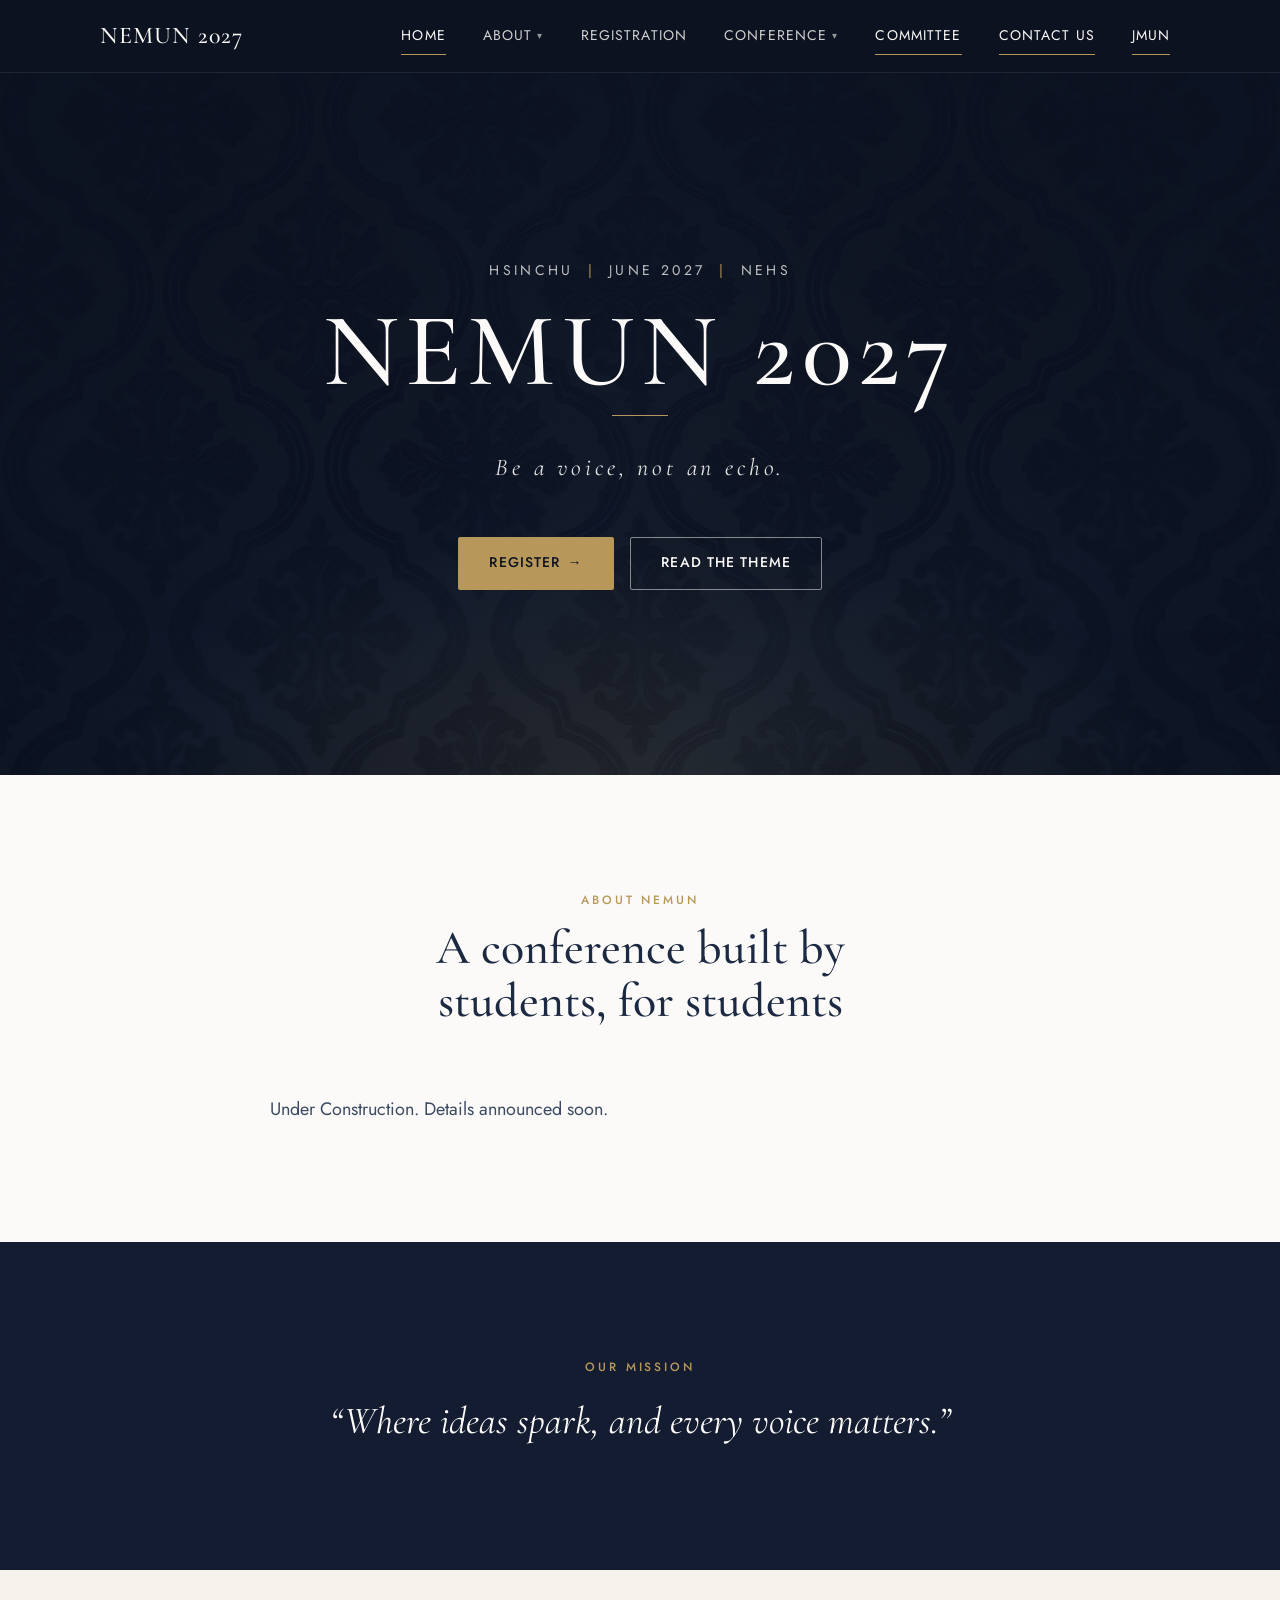
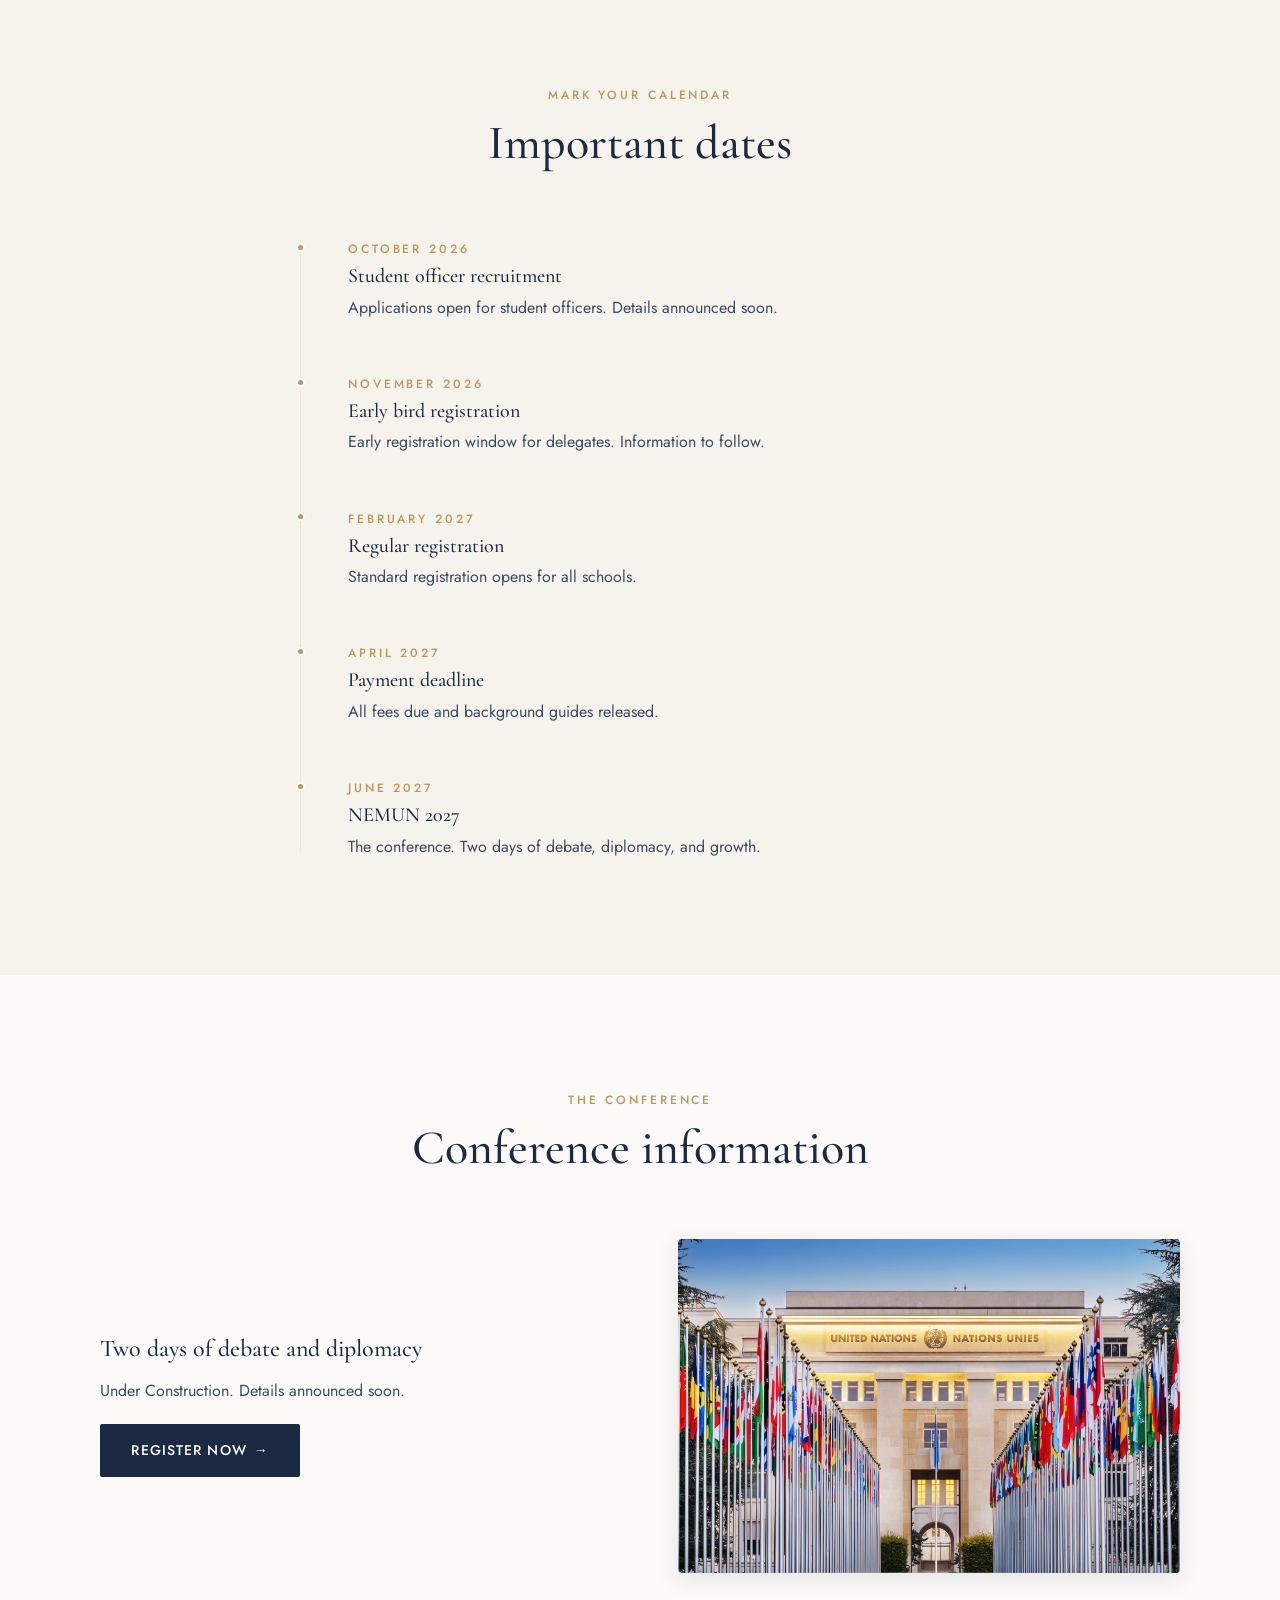
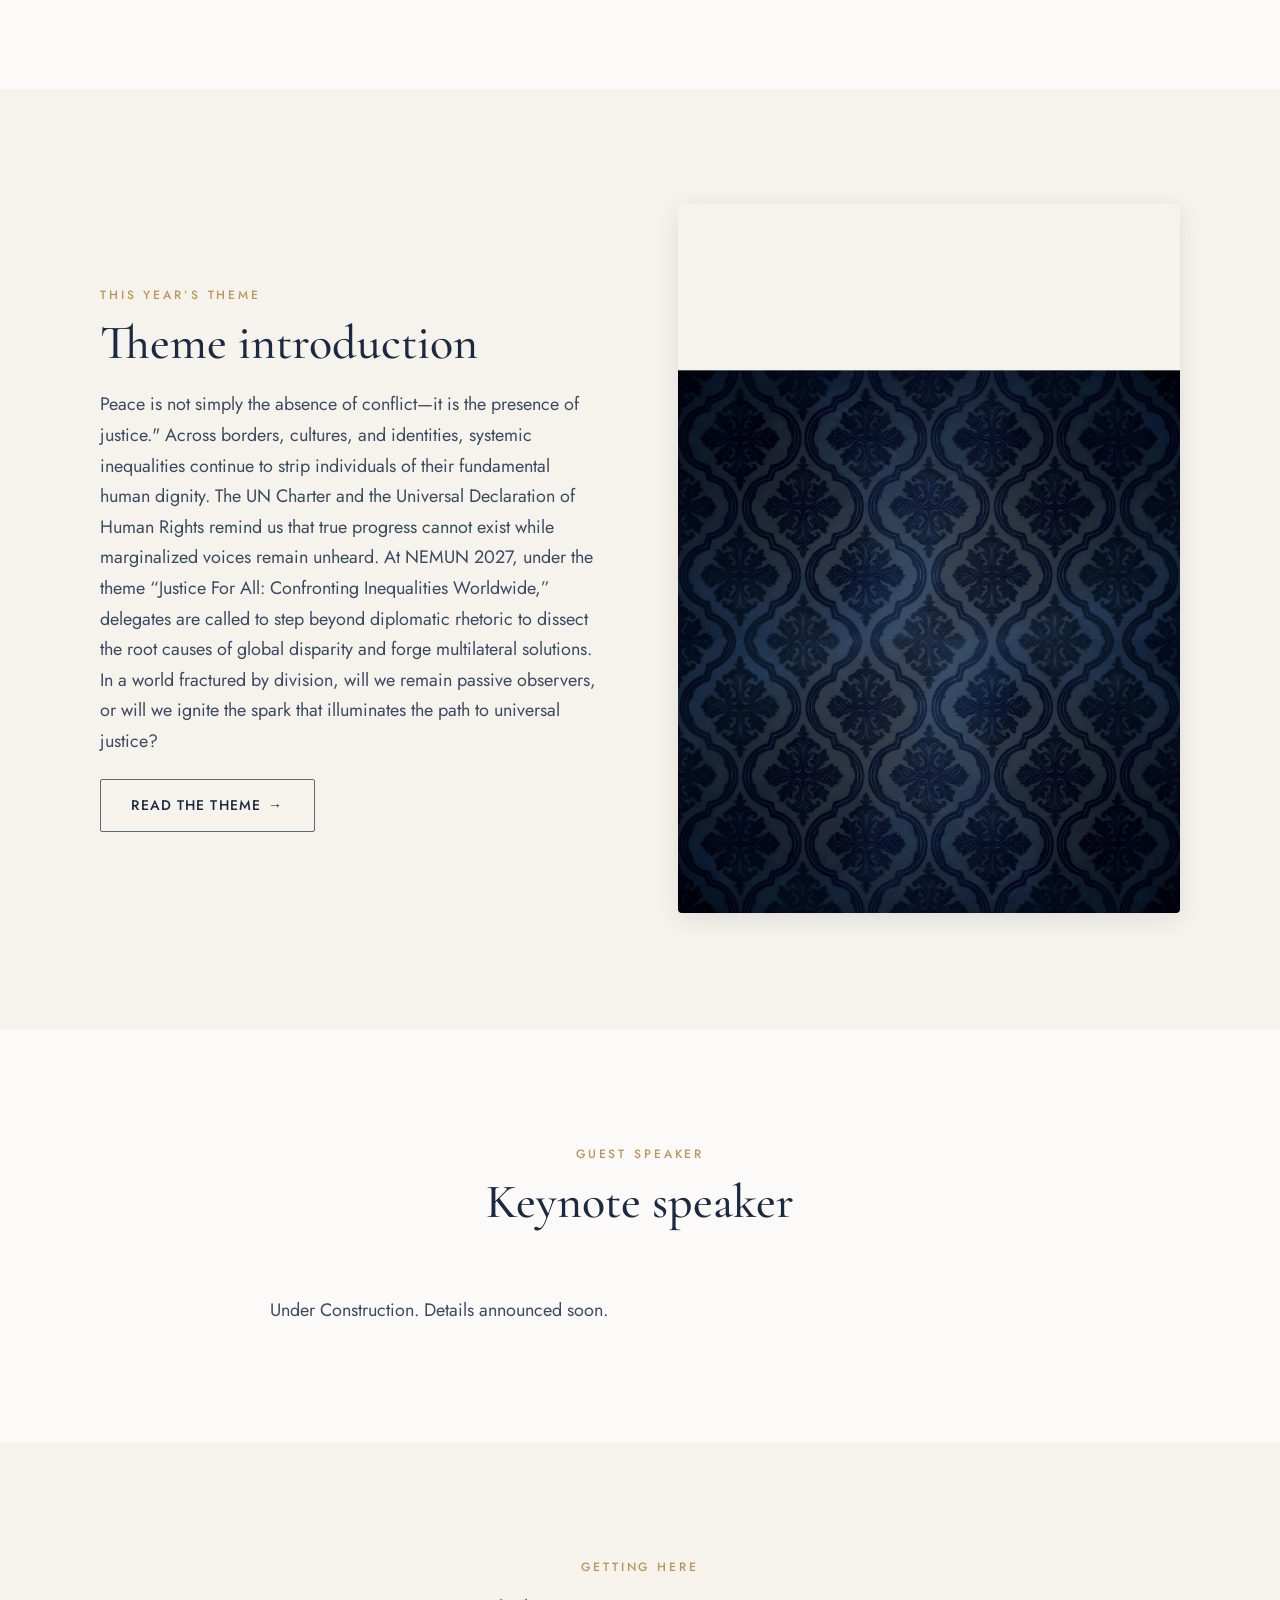
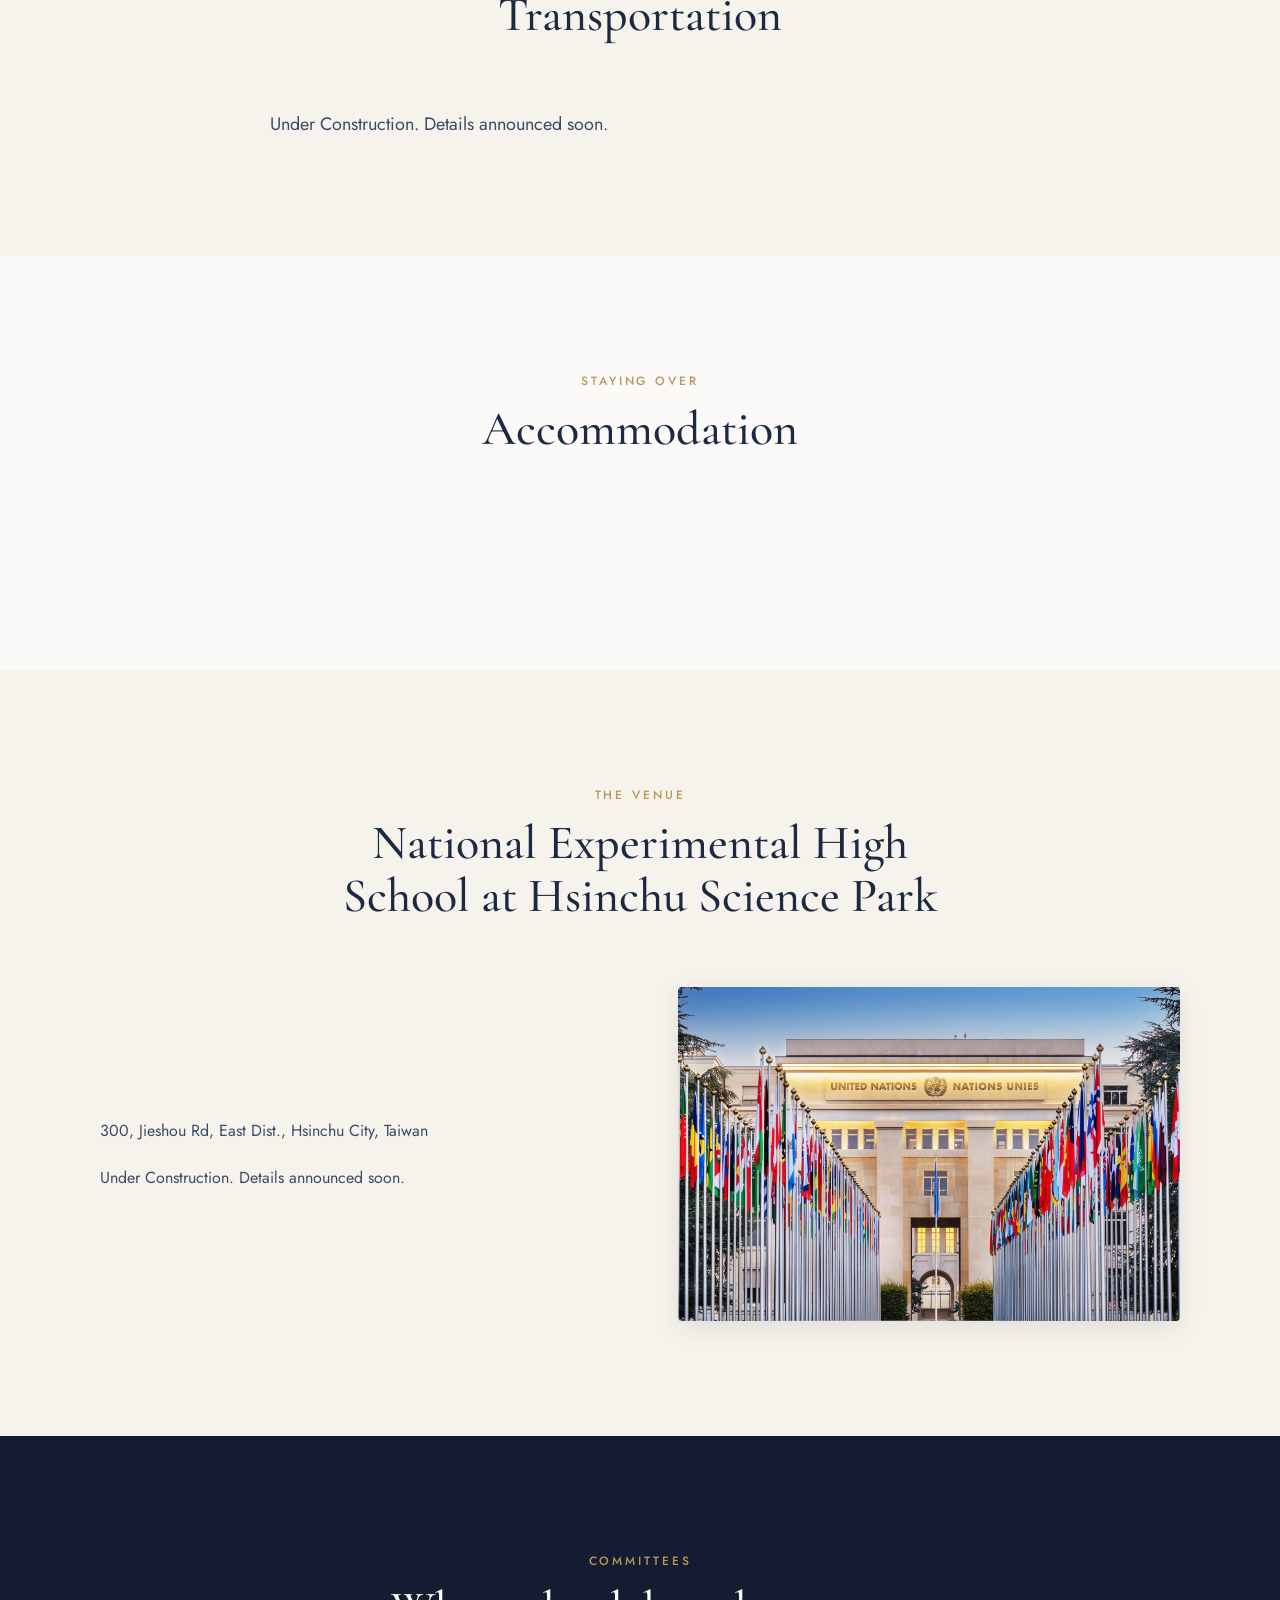
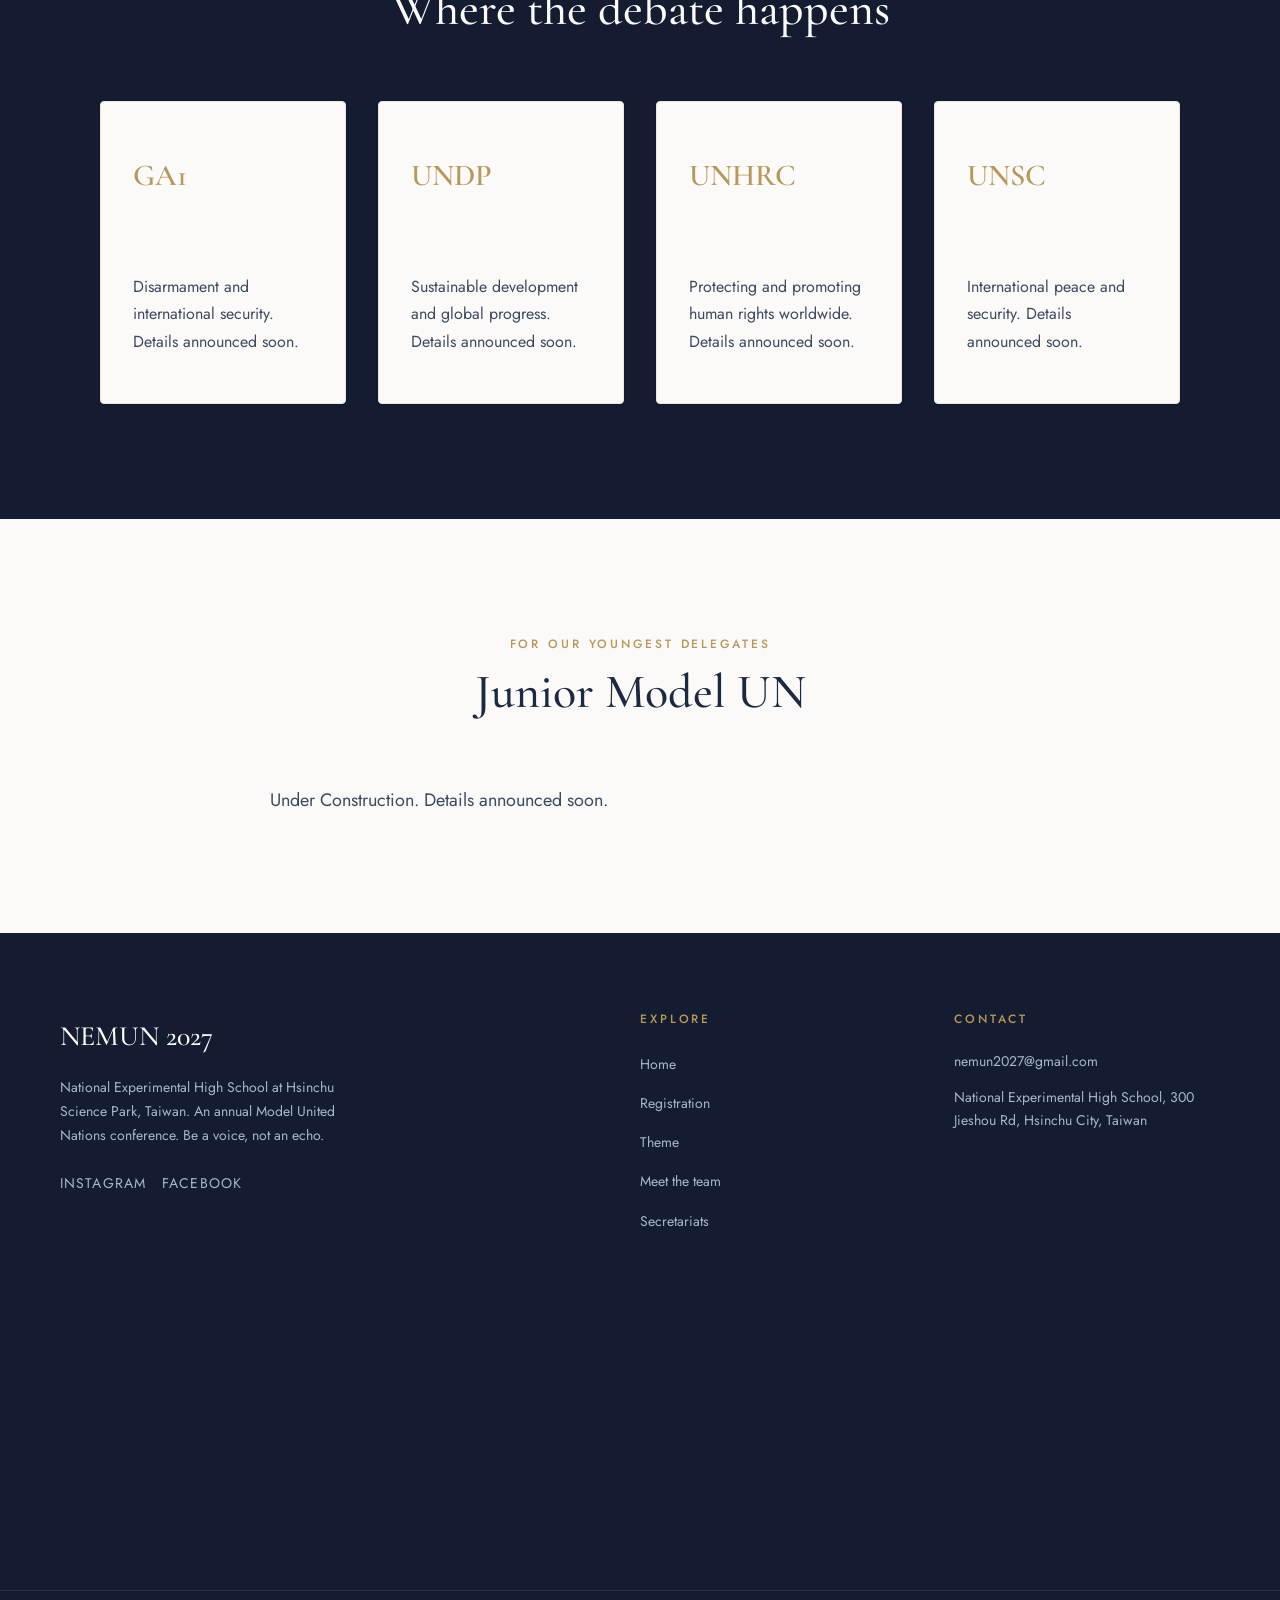
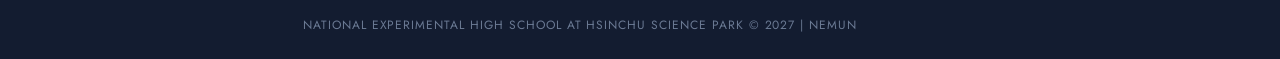
<file: index.html>
<!DOCTYPE html>
<html lang="en">
<head>
  <meta charset="UTF-8">
  <meta name="viewport" content="width=device-width, initial-scale=1.0">
  <title>NEMUN 2027 | Model United Nations at NEHS</title>
  <meta name="description" content="NEMUN 2027, the annual Model United Nations conference hosted by National Experimental High School at Hsinchu Science Park. Be a voice, not an echo.">
  <link rel="icon" href="favicon.png" type="image/png">
  <link rel="preconnect" href="https://fonts.googleapis.com">
  <link rel="preconnect" href="https://fonts.gstatic.com" crossorigin>
  <link href="https://fonts.googleapis.com/css2?family=Cormorant+Garamond:ital,wght@0,400;0,500;0,600;1,400&family=Jost:wght@300;400;500&display=swap" rel="stylesheet">
  <link rel="stylesheet" href="tokens.css">
  <link rel="stylesheet" href="base.css">
  <link rel="stylesheet" href="nav.css">
  <link rel="stylesheet" href="hero.css">
  <link rel="stylesheet" href="sections.css">
  <link rel="stylesheet" href="footer.css">
  <link rel="stylesheet" href="motion.css">
</head>
<body data-page="index.html">

  <div data-site-header></div>

  <main>

    <!-- Hero -->
    <header class="hero">
      <div class="hero-inner reveal">
        <p class="hero-meta">
          <span>Hsinchu</span>
          <span class="meta-sep">|</span>
          <span>June 2027</span>
          <span class="meta-sep">|</span>
          <span>NEHS</span>
        </p>
        <h1 class="hero-title">NEMUN 2027</h1>
        <hr class="hero-rule">
        <p class="hero-tagline">Be a voice, not an echo.</p>
        <div class="btn-row btn-row--center">
          <a class="btn btn--gold" href="registration.html">Register <span class="btn-arrow" aria-hidden="true">&rarr;</span></a>
          <a class="btn btn--outline-light" href="theme-introduction.html">Read the theme</a>
        </div>
      </div>
    </header>

    <!-- About -->
    <section class="section section--cream" id="about">
      <div class="container-narrow" style="padding-inline:var(--gutter)">
        <div class="section-head reveal">
          <p class="eyebrow">About NEMUN</p>
          <h2 class="section-title">A conference built by students, for students</h2>
        </div>
        <div class="prose reveal">
          <p>Under Construction. Details announced soon.</p>
        </div>
      </div>
    </section>

    <!-- Quote band -->
    <section class="section section--navy">
      <div class="container-narrow" style="padding-inline:var(--gutter)">
        <div class="reveal" style="text-align:center">
          <p class="eyebrow">Our mission</p>
          <p class="lead" style="font-family:var(--font-display);font-size:clamp(1.6rem,4vw,2.4rem);font-style:italic;color:var(--cream-50);margin-bottom:0">&ldquo;Where ideas spark, and every voice matters.&rdquo;</p>
        </div>
      </div>
    </section>

    <!-- Important dates -->
    <section class="section section--paper" id="dates">
      <div class="container-narrow" style="padding-inline:var(--gutter)">
        <div class="section-head reveal">
          <p class="eyebrow">Mark your calendar</p>
          <h2 class="section-title">Important dates</h2>
        </div>
        <div class="timeline reveal">
          <div class="timeline-item">
            <time>October 2026</time>
            <h4>Student officer recruitment</h4>
            <p>Applications open for student officers. Details announced soon.</p>
          </div>
          <div class="timeline-item">
            <time>November 2026</time>
            <h4>Early bird registration</h4>
            <p>Early registration window for delegates. Information to follow.</p>
          </div>
          <div class="timeline-item">
            <time>February 2027</time>
            <h4>Regular registration</h4>
            <p>Standard registration opens for all schools.</p>
          </div>
          <div class="timeline-item">
            <time>April 2027</time>
            <h4>Payment deadline</h4>
            <p>All fees due and background guides released.</p>
          </div>
          <div class="timeline-item">
            <time>June 2027</time>
            <h4>NEMUN 2027</h4>
            <p>The conference. Two days of debate, diplomacy, and growth.</p>
          </div>
        </div>
      </div>
    </section>

    <!-- Conference info -->
    <section class="section section--cream" id="conference">
      <div class="container">
        <div class="section-head reveal">
          <p class="eyebrow">The conference</p>
          <h2 class="section-title">Conference information</h2>
        </div>
        <div class="split">
          <div class="split-copy reveal">
            <h3 style="font-size:var(--text-2xl)">Two days of debate and diplomacy</h3>
            <p>Under Construction. Details announced soon.</p>
            <div class="btn-row">
              <a class="btn btn--primary" href="registration.html">Register now <span class="btn-arrow" aria-hidden="true">&rarr;</span></a>
            </div>
          </div>
          <div class="split-media reveal">
            <img src="un-flags-1920.jpg" alt="Flags of the United Nations">
          </div>
        </div>
      </div>
    </section>

    <!-- Theme -->
    <section class="section section--paper" id="theme">
      <div class="container">
        <div class="split split--flip">
          <div class="split-media reveal">
            <img src="hero-texture.png" alt="NEMUN wallpaper texture">
          </div>
          <div class="split-copy reveal">
            <p class="eyebrow">This year&rsquo;s theme</p>
            <h2 class="section-title">Theme introduction</h2>
            <p class="lead">Peace is not simply the absence of conflict—it is the presence of justice." Across borders, cultures, and identities, systemic inequalities continue to strip individuals of their fundamental human dignity. The UN Charter and the Universal Declaration of Human Rights remind us that true progress cannot exist while marginalized voices remain unheard. At NEMUN 2027, under the theme “Justice For All: Confronting Inequalities Worldwide,” delegates are called to step beyond diplomatic rhetoric to dissect the root causes of global disparity and forge multilateral solutions. In a world fractured by division, will we remain passive observers, or will we ignite the spark that illuminates the path to universal justice?</p>
            <div class="btn-row">
              <a class="btn btn--outline" href="theme-introduction.html">Read the theme <span class="btn-arrow" aria-hidden="true">&rarr;</span></a>
            </div>
          </div>
        </div>
      </div>
    </section>

    <!-- Keynote -->
    <section class="section section--cream" id="keynote">
      <div class="container-narrow" style="padding-inline:var(--gutter)">
        <div class="section-head reveal">
          <p class="eyebrow">Guest speaker</p>
          <h2 class="section-title">Keynote speaker</h2>
        </div>
        <div class="prose reveal">
          <p>Under Construction. Details announced soon.</p>
        </div>
      </div>
    </section>

    <!-- Transportation -->
    <section class="section section--paper" id="transportation">
      <div class="container-narrow" style="padding-inline:var(--gutter)">
        <div class="section-head reveal">
          <p class="eyebrow">Getting here</p>
          <h2 class="section-title">Transportation</h2>
        </div>
        <div class="prose reveal">
          <p>Under Construction. Details announced soon.</p>
        </div>
      </div>
    </section>

    <!-- Accommodation -->
    <section class="section section--cream" id="accommodation">
      <div class="container-narrow" style="padding-inline:var(--gutter)">
        <div class="section-head reveal">
          <p class="eyebrow">Staying over</p>
          <h2 class="section-title">Accommodation</h2>
        </div>
        <div class="prose reveal">
          <p>Under Construction. Details announced soon.</p>
        </div>
      </div>
    </section>

    <!-- Venue -->
    <section class="section section--paper" id="venue">
      <div class="container">
        <div class="section-head reveal">
          <p class="eyebrow">The venue</p>
          <h2 class="section-title">National Experimental High School at Hsinchu Science Park</h2>
        </div>
        <div class="split">
          <div class="split-copy reveal">
            <p>300, Jieshou Rd, East Dist., Hsinchu City, Taiwan</p>
            <p>Under Construction. Details announced soon.</p>
          </div>
          <div class="split-media reveal">
            <img src="un-flags-1920.jpg" alt="United Nations flags">
          </div>
        </div>
      </div>
    </section>

    <!-- Committee -->
    <section class="section section--navy" id="committee">
      <div class="container">
        <div class="section-head reveal">
          <p class="eyebrow">Committees</p>
          <h2 class="section-title">Where the debate happens</h2>
        </div>
        <div class="card-grid card-grid--four reveal-group">
          <article class="card">
            <span class="card-code">GA1</span>
            <h3>General Assembly First Committee</h3>
            <p>Disarmament and international security. Details announced soon.</p>
          </article>
          <article class="card">
            <span class="card-code">UNDP</span>
            <h3>UN Development Programme</h3>
            <p>Sustainable development and global progress. Details announced soon.</p>
          </article>
          <article class="card">
            <span class="card-code">UNHRC</span>
            <h3>UN Human Rights Council</h3>
            <p>Protecting and promoting human rights worldwide. Details announced soon.</p>
          </article>
          <article class="card">
            <span class="card-code">UNSC</span>
            <h3>UN Security Council</h3>
            <p>International peace and security. Details announced soon.</p>
          </article>
        </div>
      </div>
    </section>

    <!-- JMUN -->
    <section class="section section--cream" id="jmun">
      <div class="container-narrow" style="padding-inline:var(--gutter)">
        <div class="section-head reveal">
          <p class="eyebrow">For our youngest delegates</p>
          <h2 class="section-title">Junior Model UN</h2>
        </div>
        <div class="prose reveal">
          <p>Under Construction. Details announced soon.</p>
        </div>
      </div>
    </section>

  </main>

  <div data-site-footer></div>

  <script src="site.js"></script>
</body>
</html>
</file>
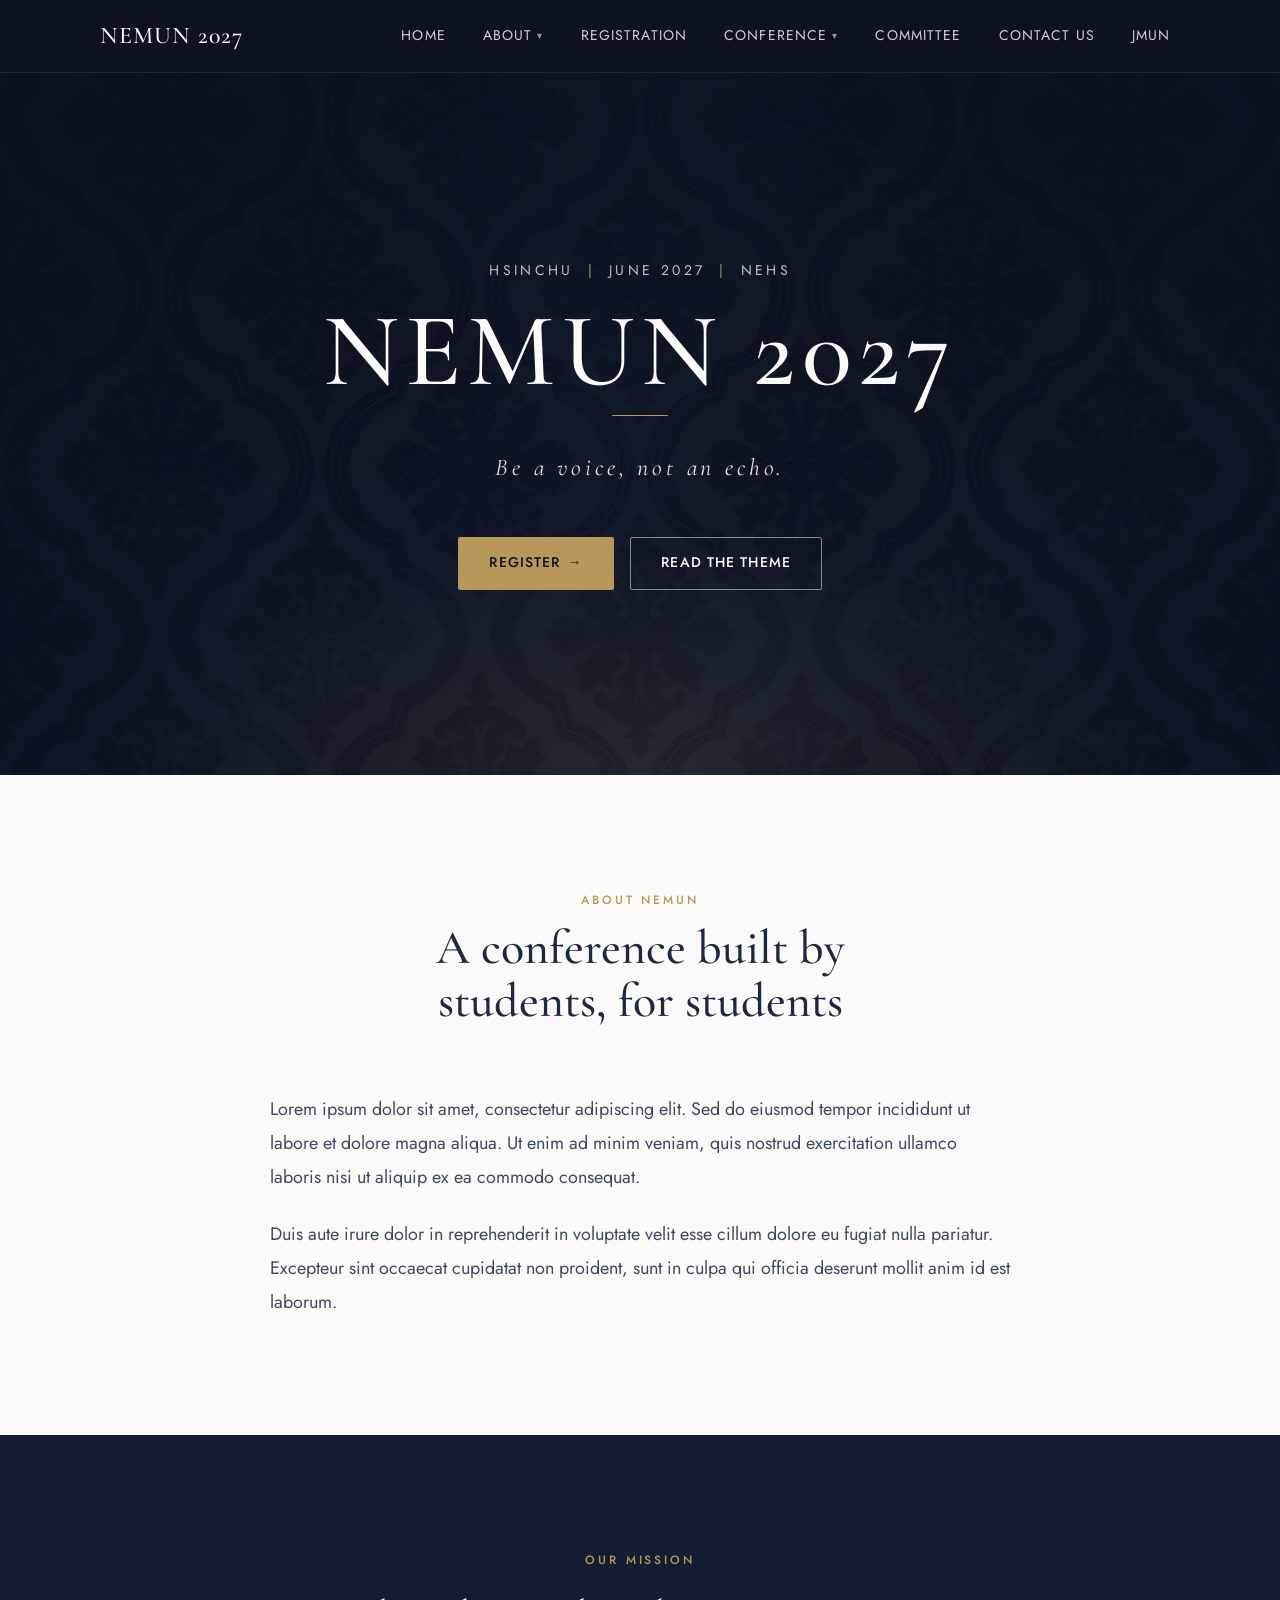
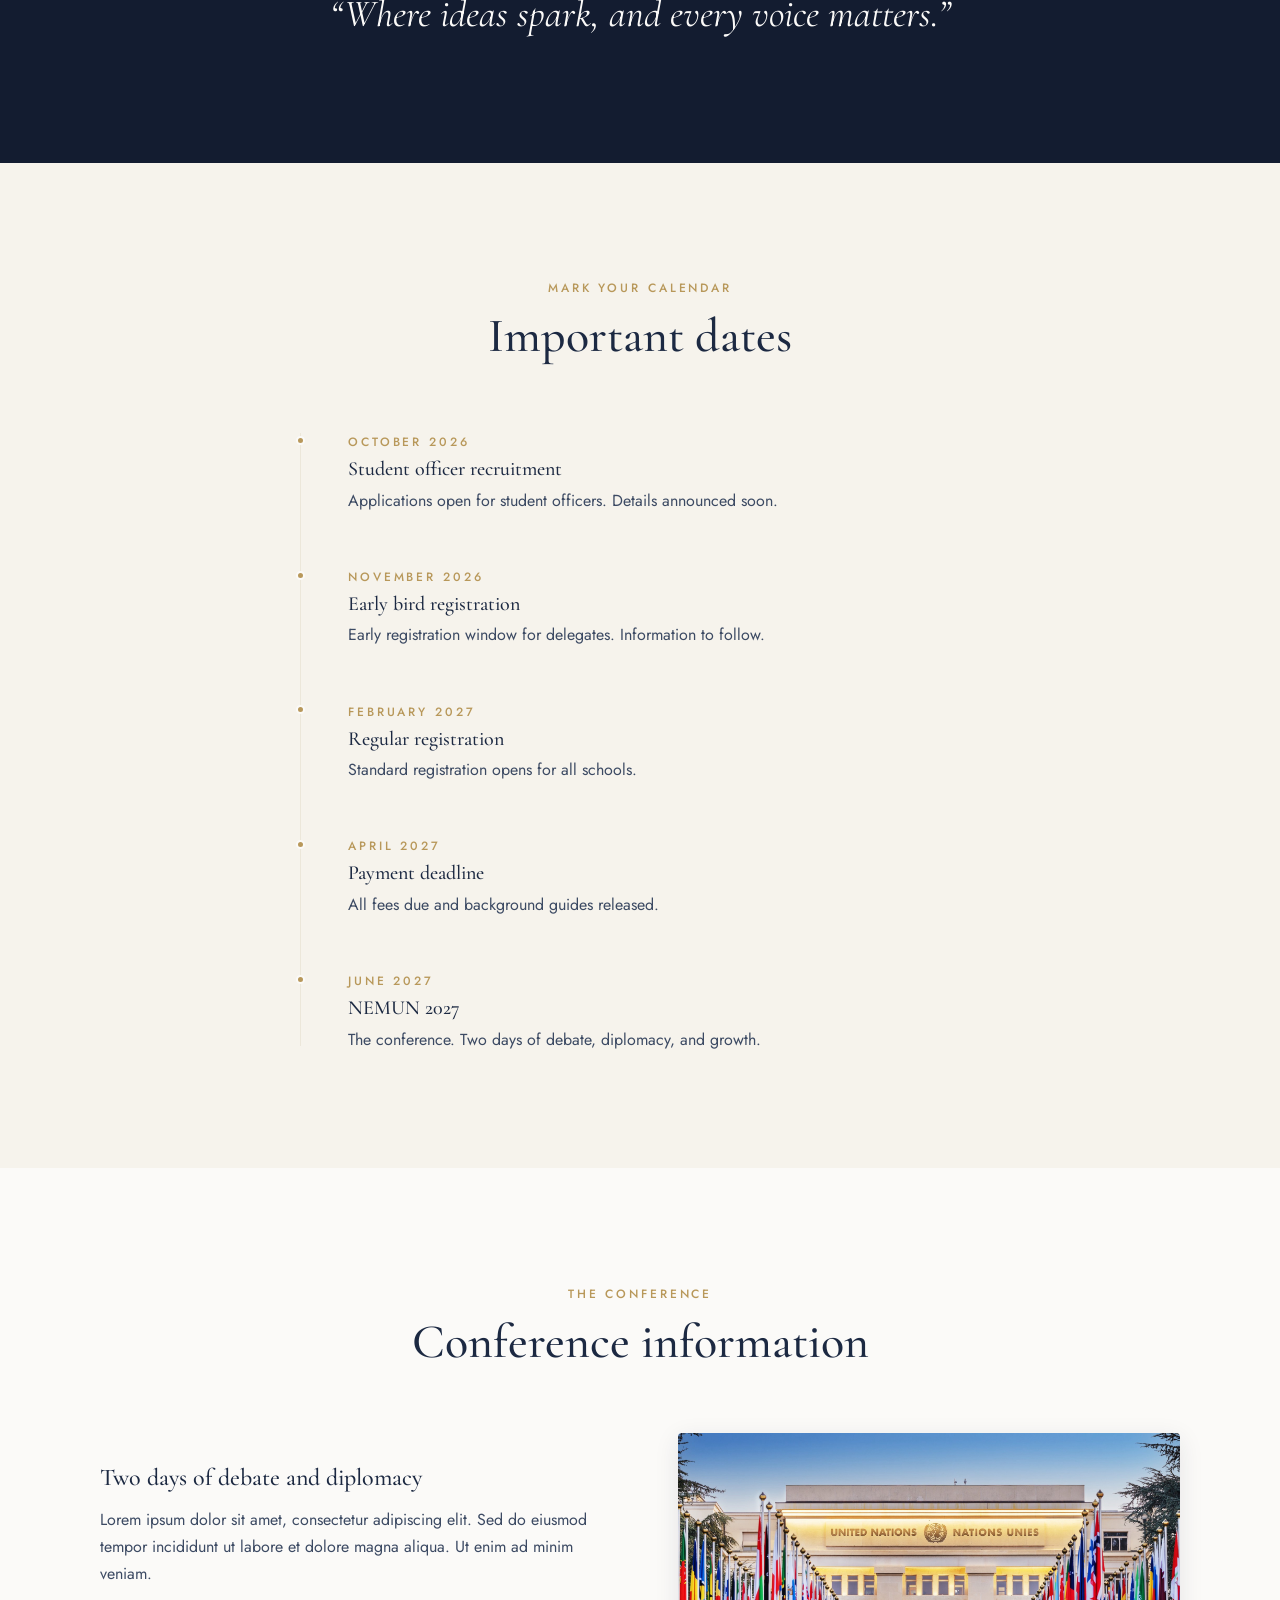
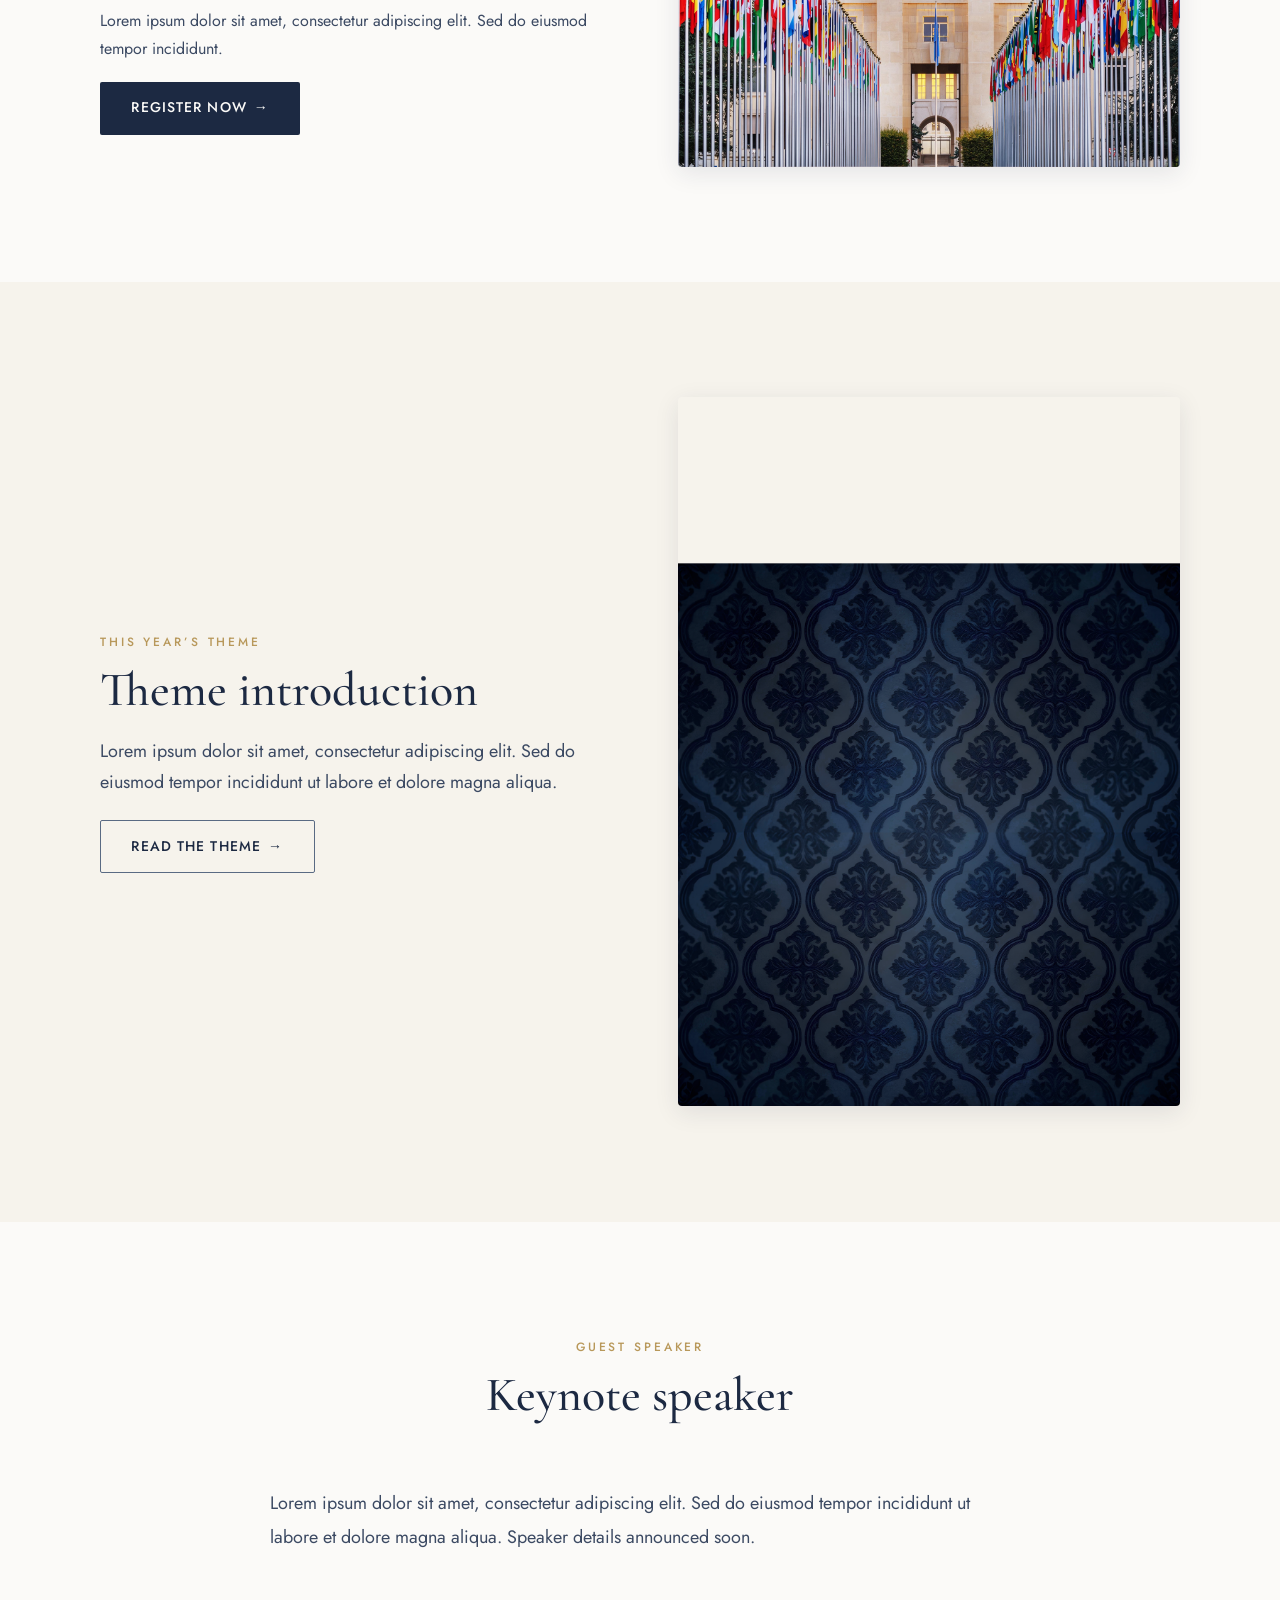
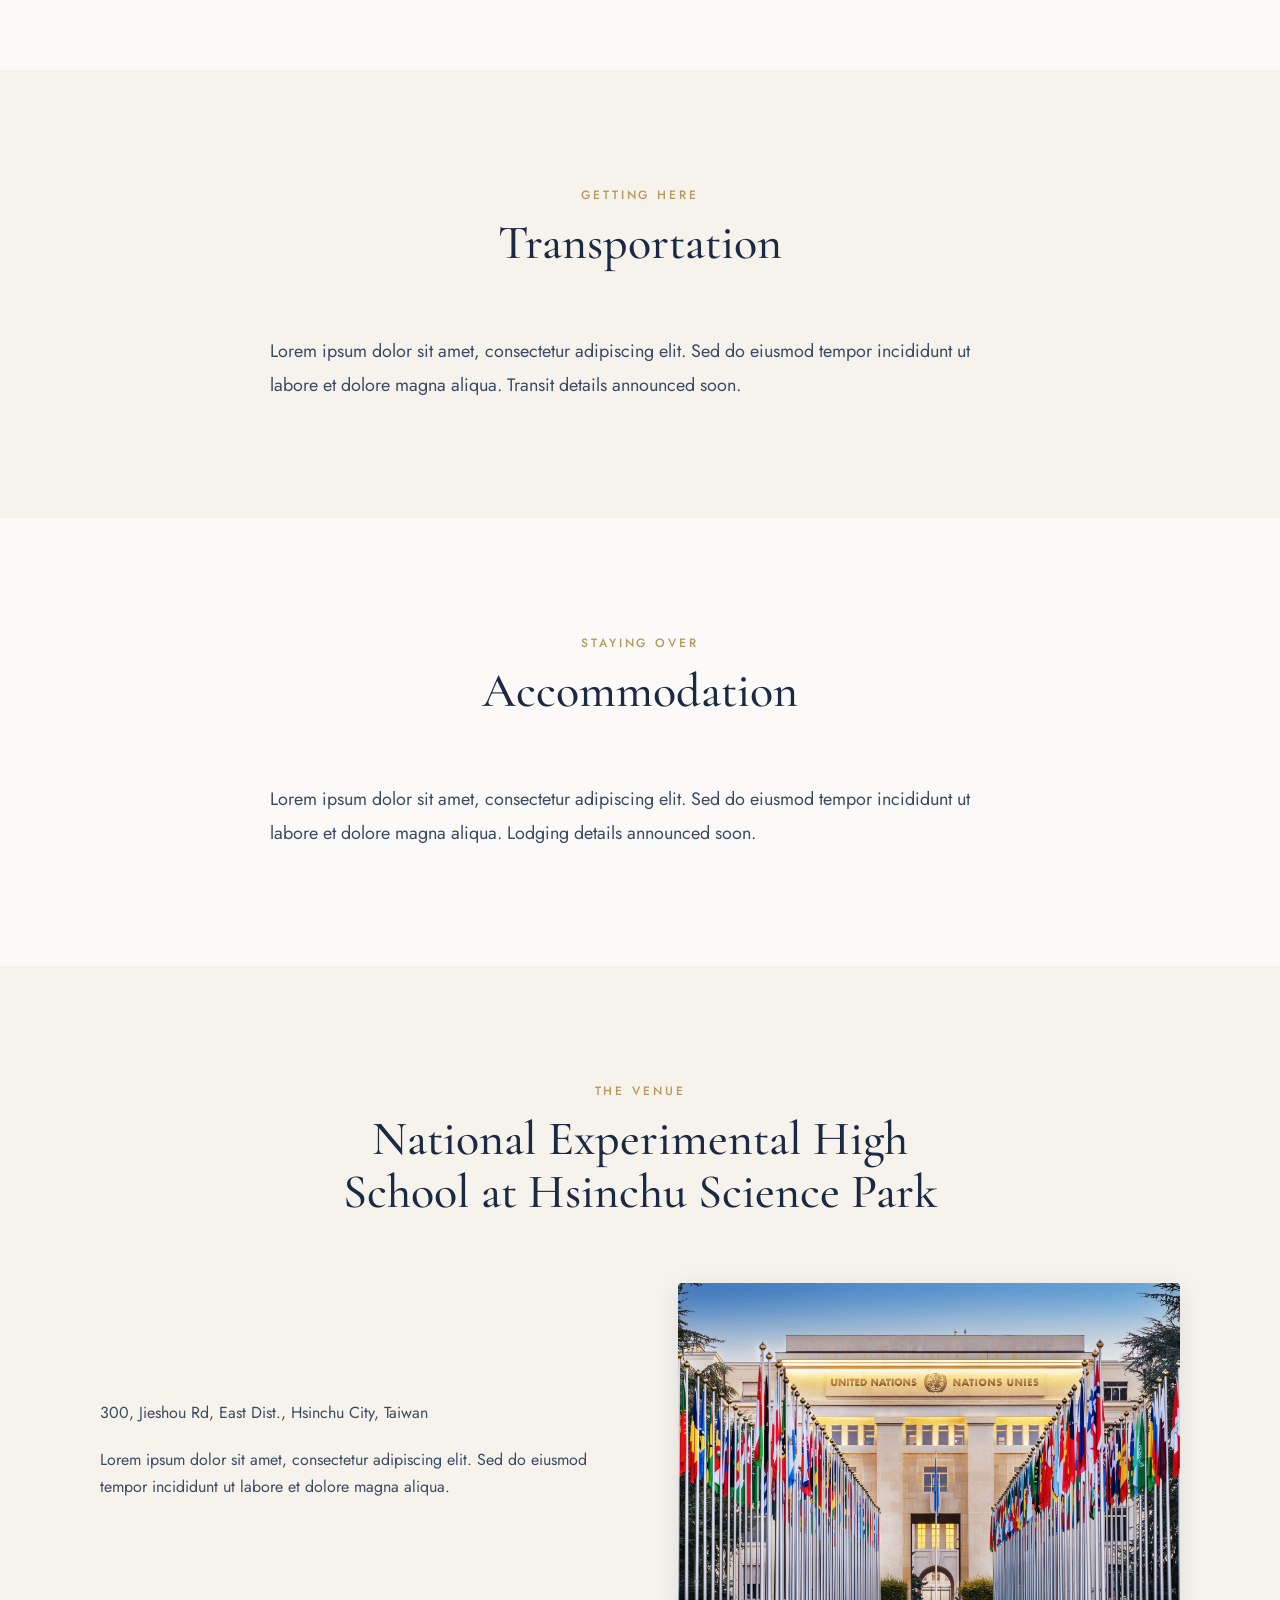
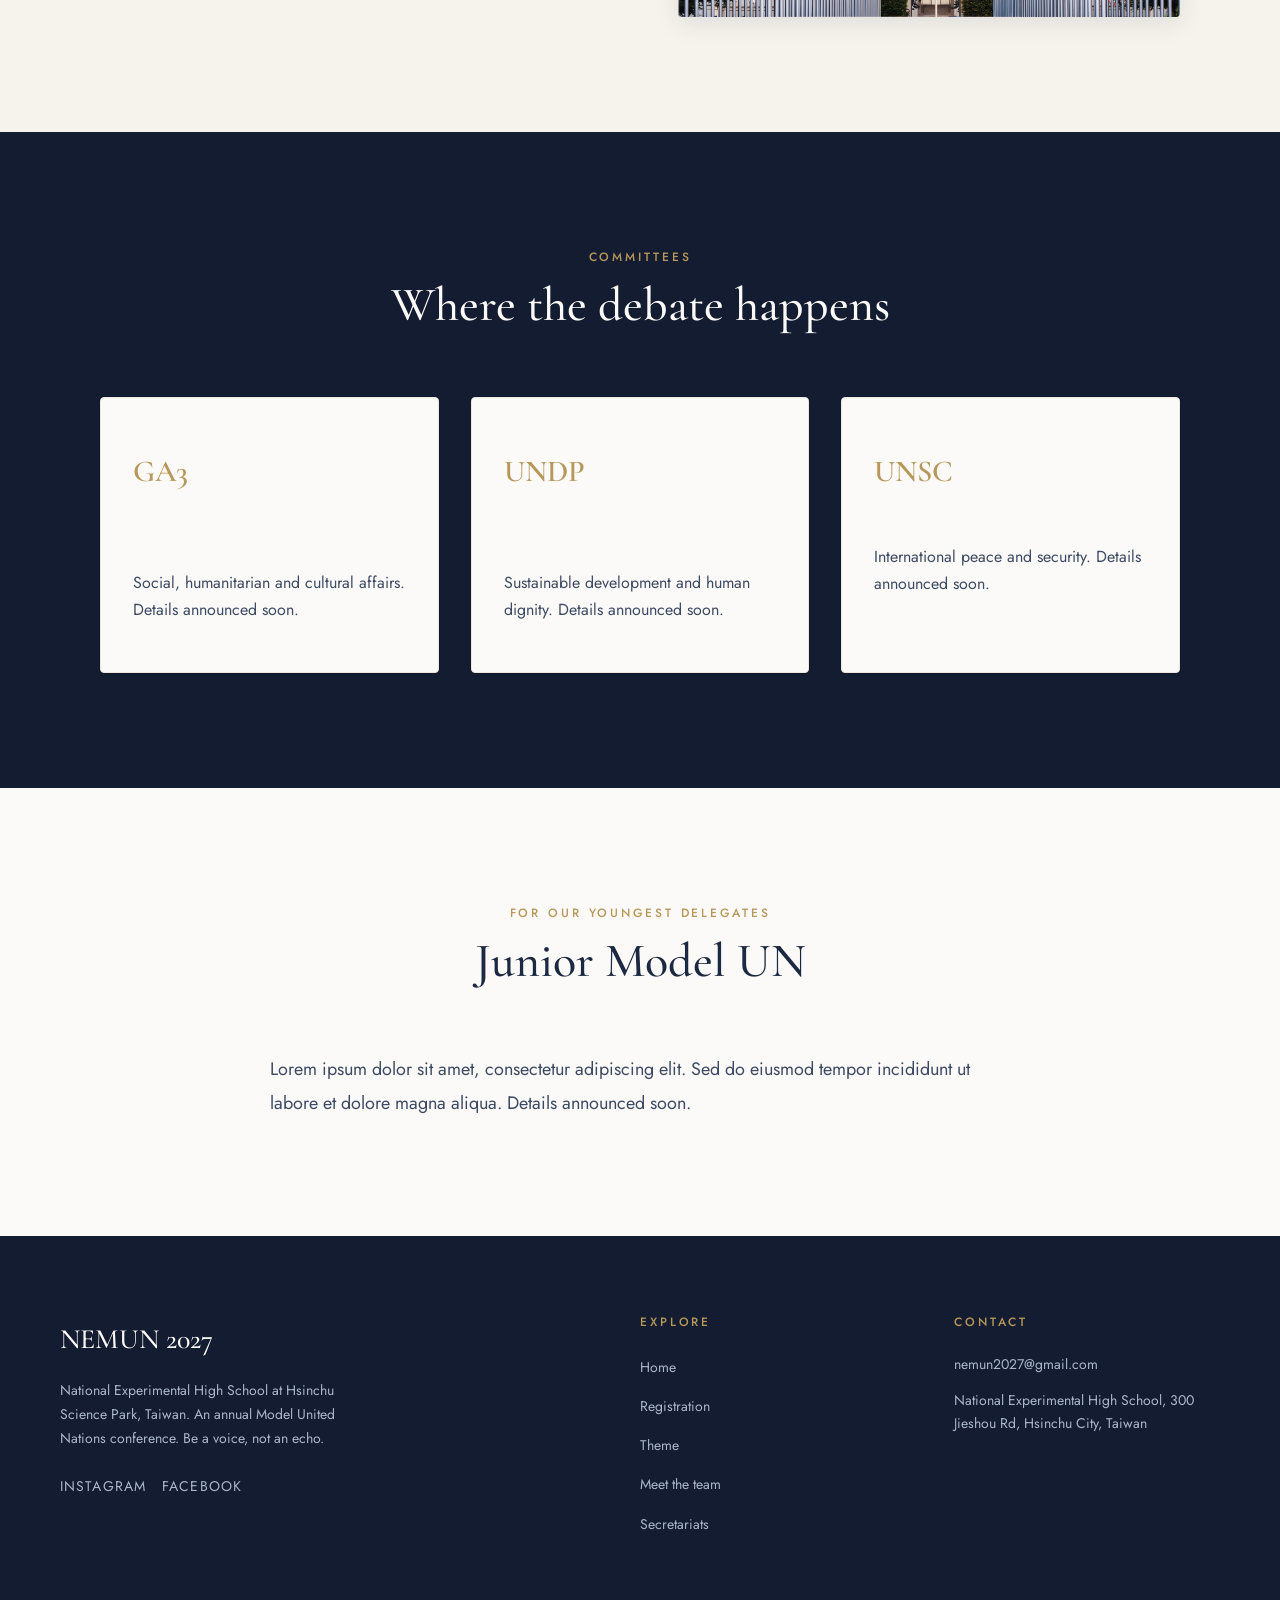
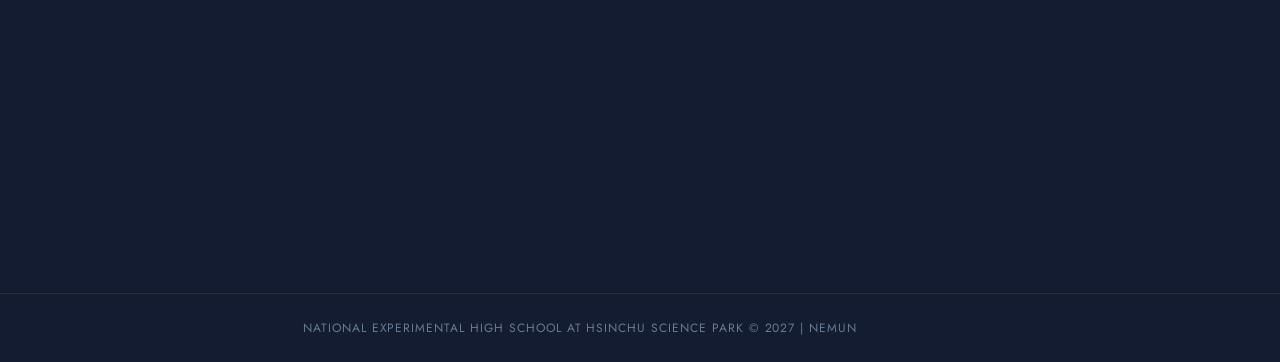
<file: main.html>
<!DOCTYPE html>
<html lang="en">
<head>
  <meta charset="UTF-8">
  <meta name="viewport" content="width=device-width, initial-scale=1.0">
  <title>NEMUN 2027 | Model United Nations at NEHS</title>
  <meta name="description" content="NEMUN 2027, the annual Model United Nations conference hosted by National Experimental High School at Hsinchu Science Park. Be a voice, not an echo.">
  <link rel="preconnect" href="https://fonts.googleapis.com">
  <link rel="preconnect" href="https://fonts.gstatic.com" crossorigin>
  <link href="https://fonts.googleapis.com/css2?family=Cormorant+Garamond:ital,wght@0,400;0,500;0,600;1,400&family=Jost:wght@300;400;500&display=swap" rel="stylesheet">
  <link rel="stylesheet" href="tokens.css">
  <link rel="stylesheet" href="base.css">
  <link rel="stylesheet" href="nav.css">
  <link rel="stylesheet" href="hero.css">
  <link rel="stylesheet" href="sections.css">
  <link rel="stylesheet" href="footer.css">
  <link rel="stylesheet" href="motion.css">
</head>
<body data-page="main.html">

  <div data-site-header></div>

  <main>

    <!-- Hero -->
    <header class="hero">
      <div class="hero-inner reveal">
        <p class="hero-meta">
          <span>Hsinchu</span>
          <span class="meta-sep">|</span>
          <span>June 2027</span>
          <span class="meta-sep">|</span>
          <span>NEHS</span>
        </p>
        <h1 class="hero-title">NEMUN 2027</h1>
        <hr class="hero-rule">
        <p class="hero-tagline">Be a voice, not an echo.</p>
        <div class="btn-row btn-row--center">
          <a class="btn btn--gold" href="registration.html">Register <span class="btn-arrow" aria-hidden="true">&rarr;</span></a>
          <a class="btn btn--outline-light" href="theme-introduction.html">Read the theme</a>
        </div>
      </div>
    </header>

    <!-- About -->
    <section class="section section--cream" id="about">
      <div class="container-narrow" style="padding-inline:var(--gutter)">
        <div class="section-head reveal">
          <p class="eyebrow">About NEMUN</p>
          <h2 class="section-title">A conference built by students, for students</h2>
        </div>
        <div class="prose reveal">
          <p>Lorem ipsum dolor sit amet, consectetur adipiscing elit. Sed do eiusmod tempor incididunt ut labore et dolore magna aliqua. Ut enim ad minim veniam, quis nostrud exercitation ullamco laboris nisi ut aliquip ex ea commodo consequat.</p>
          <p>Duis aute irure dolor in reprehenderit in voluptate velit esse cillum dolore eu fugiat nulla pariatur. Excepteur sint occaecat cupidatat non proident, sunt in culpa qui officia deserunt mollit anim id est laborum.</p>
        </div>
      </div>
    </section>

    <!-- Quote band -->
    <section class="section section--navy">
      <div class="container-narrow" style="padding-inline:var(--gutter)">
        <div class="reveal" style="text-align:center">
          <p class="eyebrow">Our mission</p>
          <p class="lead" style="font-family:var(--font-display);font-size:clamp(1.6rem,4vw,2.4rem);font-style:italic;color:var(--cream-50);margin-bottom:0">&ldquo;Where ideas spark, and every voice matters.&rdquo;</p>
        </div>
      </div>
    </section>

    <!-- Important dates -->
    <section class="section section--paper" id="dates">
      <div class="container-narrow" style="padding-inline:var(--gutter)">
        <div class="section-head reveal">
          <p class="eyebrow">Mark your calendar</p>
          <h2 class="section-title">Important dates</h2>
        </div>
        <div class="timeline reveal">
          <div class="timeline-item">
            <time>October 2026</time>
            <h4>Student officer recruitment</h4>
            <p>Applications open for student officers. Details announced soon.</p>
          </div>
          <div class="timeline-item">
            <time>November 2026</time>
            <h4>Early bird registration</h4>
            <p>Early registration window for delegates. Information to follow.</p>
          </div>
          <div class="timeline-item">
            <time>February 2027</time>
            <h4>Regular registration</h4>
            <p>Standard registration opens for all schools.</p>
          </div>
          <div class="timeline-item">
            <time>April 2027</time>
            <h4>Payment deadline</h4>
            <p>All fees due and background guides released.</p>
          </div>
          <div class="timeline-item">
            <time>June 2027</time>
            <h4>NEMUN 2027</h4>
            <p>The conference. Two days of debate, diplomacy, and growth.</p>
          </div>
        </div>
      </div>
    </section>

    <!-- Conference info -->
    <section class="section section--cream" id="conference">
      <div class="container">
        <div class="section-head reveal">
          <p class="eyebrow">The conference</p>
          <h2 class="section-title">Conference information</h2>
        </div>
        <div class="split">
          <div class="split-copy reveal">
            <h3 style="font-size:var(--text-2xl)">Two days of debate and diplomacy</h3>
            <p>Lorem ipsum dolor sit amet, consectetur adipiscing elit. Sed do eiusmod tempor incididunt ut labore et dolore magna aliqua. Ut enim ad minim veniam.</p>
            <p>Lorem ipsum dolor sit amet, consectetur adipiscing elit. Sed do eiusmod tempor incididunt.</p>
            <div class="btn-row">
              <a class="btn btn--primary" href="registration.html">Register now <span class="btn-arrow" aria-hidden="true">&rarr;</span></a>
            </div>
          </div>
          <div class="split-media reveal">
            <img src="un-flags-1920.jpg" alt="Flags of the United Nations">
          </div>
        </div>
      </div>
    </section>

    <!-- Theme -->
    <section class="section section--paper" id="theme">
      <div class="container">
        <div class="split split--flip">
          <div class="split-media reveal">
            <img src="hero-texture.png" alt="NEMUN wallpaper texture">
          </div>
          <div class="split-copy reveal">
            <p class="eyebrow">This year&rsquo;s theme</p>
            <h2 class="section-title">Theme introduction</h2>
            <p class="lead">Lorem ipsum dolor sit amet, consectetur adipiscing elit. Sed do eiusmod tempor incididunt ut labore et dolore magna aliqua.</p>
            <div class="btn-row">
              <a class="btn btn--outline" href="theme-introduction.html">Read the theme <span class="btn-arrow" aria-hidden="true">&rarr;</span></a>
            </div>
          </div>
        </div>
      </div>
    </section>

    <!-- Keynote -->
    <section class="section section--cream" id="keynote">
      <div class="container-narrow" style="padding-inline:var(--gutter)">
        <div class="section-head reveal">
          <p class="eyebrow">Guest speaker</p>
          <h2 class="section-title">Keynote speaker</h2>
        </div>
        <div class="prose reveal">
          <p>Lorem ipsum dolor sit amet, consectetur adipiscing elit. Sed do eiusmod tempor incididunt ut labore et dolore magna aliqua. Speaker details announced soon.</p>
        </div>
      </div>
    </section>

    <!-- Transportation -->
    <section class="section section--paper" id="transportation">
      <div class="container-narrow" style="padding-inline:var(--gutter)">
        <div class="section-head reveal">
          <p class="eyebrow">Getting here</p>
          <h2 class="section-title">Transportation</h2>
        </div>
        <div class="prose reveal">
          <p>Lorem ipsum dolor sit amet, consectetur adipiscing elit. Sed do eiusmod tempor incididunt ut labore et dolore magna aliqua. Transit details announced soon.</p>
        </div>
      </div>
    </section>

    <!-- Accommodation -->
    <section class="section section--cream" id="accommodation">
      <div class="container-narrow" style="padding-inline:var(--gutter)">
        <div class="section-head reveal">
          <p class="eyebrow">Staying over</p>
          <h2 class="section-title">Accommodation</h2>
        </div>
        <div class="prose reveal">
          <p>Lorem ipsum dolor sit amet, consectetur adipiscing elit. Sed do eiusmod tempor incididunt ut labore et dolore magna aliqua. Lodging details announced soon.</p>
        </div>
      </div>
    </section>

    <!-- Venue -->
    <section class="section section--paper" id="venue">
      <div class="container">
        <div class="section-head reveal">
          <p class="eyebrow">The venue</p>
          <h2 class="section-title">National Experimental High School at Hsinchu Science Park</h2>
        </div>
        <div class="split">
          <div class="split-copy reveal">
            <p>300, Jieshou Rd, East Dist., Hsinchu City, Taiwan</p>
            <p>Lorem ipsum dolor sit amet, consectetur adipiscing elit. Sed do eiusmod tempor incididunt ut labore et dolore magna aliqua.</p>
          </div>
          <div class="split-media reveal">
            <img src="un-flags-1920.jpg" alt="United Nations flags">
          </div>
        </div>
      </div>
    </section>

    <!-- Committee -->
    <section class="section section--navy" id="committee">
      <div class="container">
        <div class="section-head reveal">
          <p class="eyebrow">Committees</p>
          <h2 class="section-title">Where the debate happens</h2>
        </div>
        <div class="card-grid reveal-group">
          <article class="card">
            <span class="card-code">GA3</span>
            <h3>General Assembly Third Committee</h3>
            <p>Social, humanitarian and cultural affairs. Details announced soon.</p>
          </article>
          <article class="card">
            <span class="card-code">UNDP</span>
            <h3>UN Development Programme</h3>
            <p>Sustainable development and human dignity. Details announced soon.</p>
          </article>
          <article class="card">
            <span class="card-code">UNSC</span>
            <h3>UN Security Council</h3>
            <p>International peace and security. Details announced soon.</p>
          </article>
        </div>
      </div>
    </section>

    <!-- JMUN -->
    <section class="section section--cream" id="jmun">
      <div class="container-narrow" style="padding-inline:var(--gutter)">
        <div class="section-head reveal">
          <p class="eyebrow">For our youngest delegates</p>
          <h2 class="section-title">Junior Model UN</h2>
        </div>
        <div class="prose reveal">
          <p>Lorem ipsum dolor sit amet, consectetur adipiscing elit. Sed do eiusmod tempor incididunt ut labore et dolore magna aliqua. Details announced soon.</p>
        </div>
      </div>
    </section>

  </main>

  <div data-site-footer></div>

  <script src="site.js"></script>
</body>
</html>
</file>
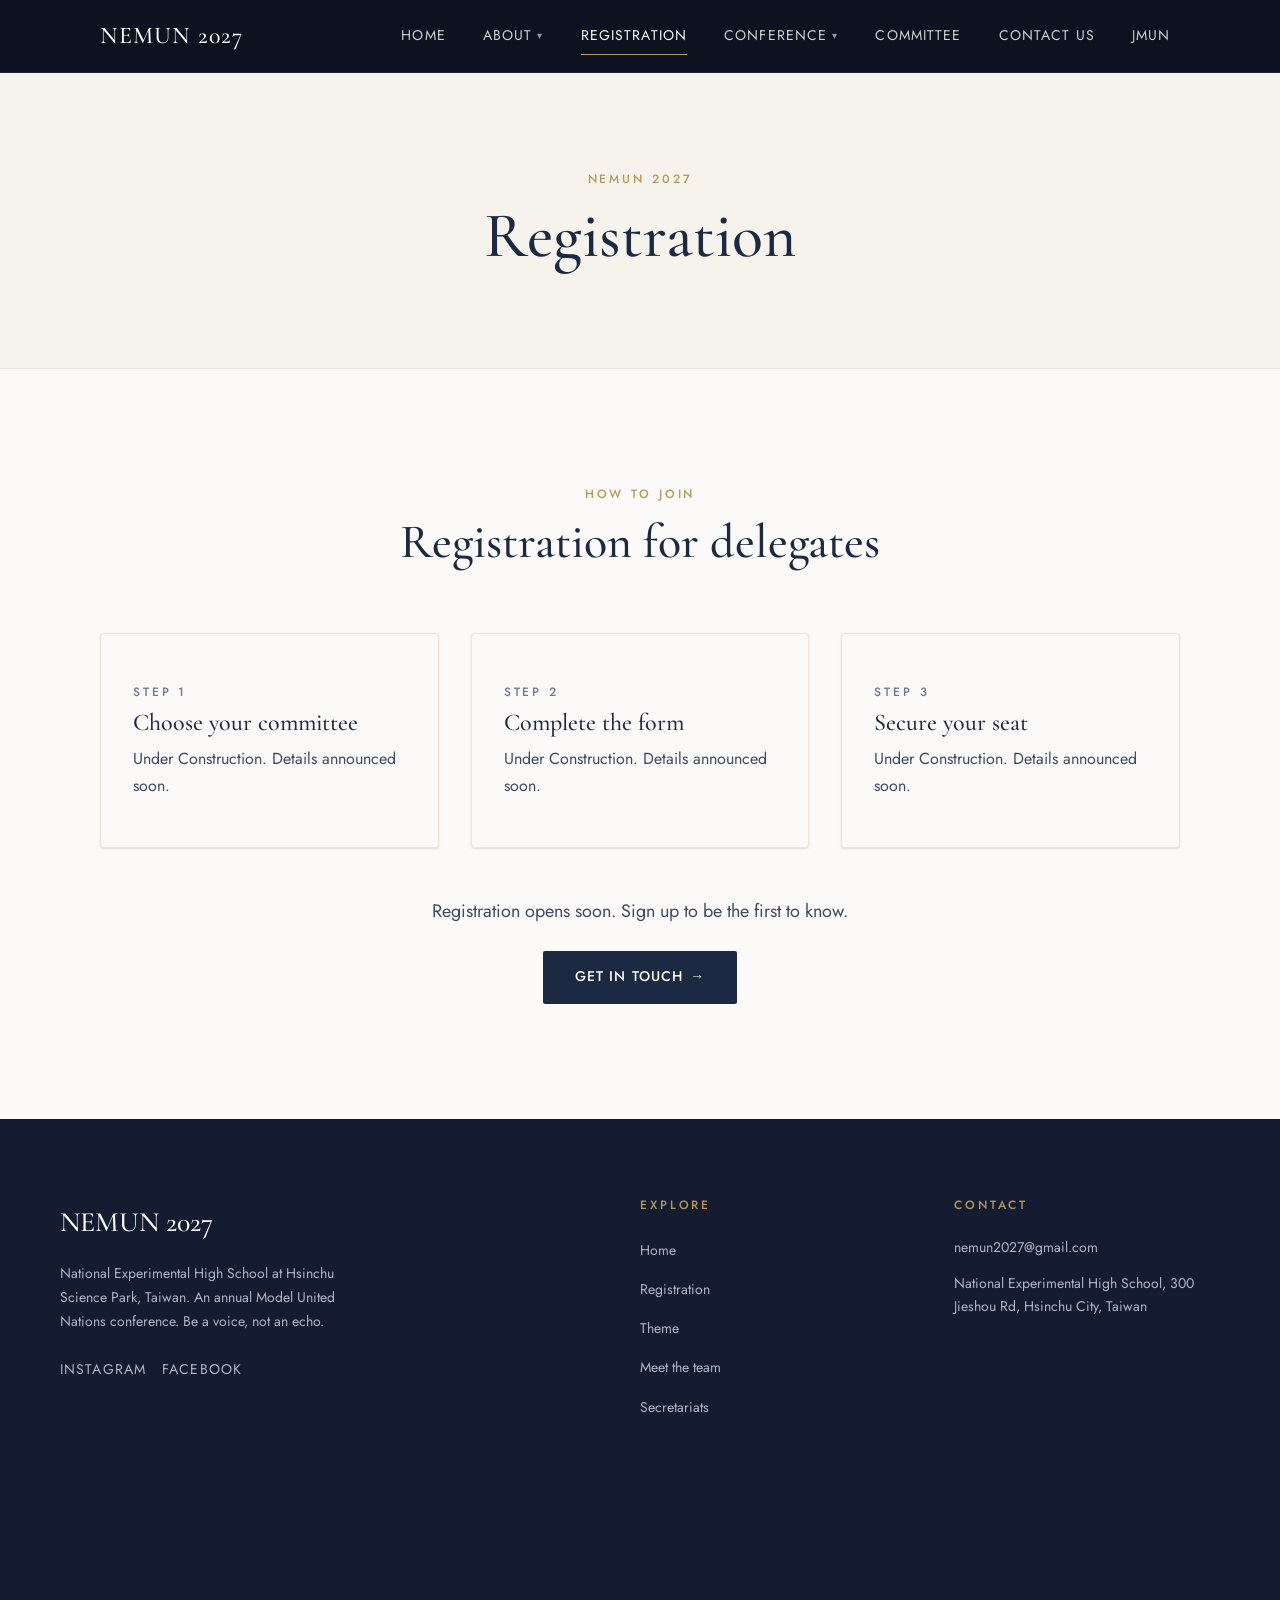
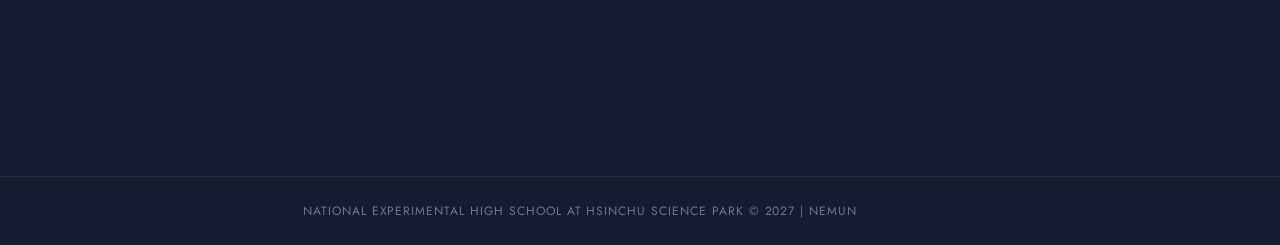
<file: registration.html>
<!DOCTYPE html>
<html lang="en">
<head>
  <meta charset="UTF-8">
  <meta name="viewport" content="width=device-width, initial-scale=1.0">
  <title>Registration | NEMUN 2027</title>
  <meta name="description" content="Register for NEMUN 2027.">
  <link rel="icon" href="favicon.png" type="image/png">
  <link rel="preconnect" href="https://fonts.googleapis.com">
  <link rel="preconnect" href="https://fonts.gstatic.com" crossorigin>
  <link href="https://fonts.googleapis.com/css2?family=Cormorant+Garamond:ital,wght@0,400;0,500;0,600;1,400&family=Jost:wght@300;400;500&display=swap" rel="stylesheet">
  <link rel="stylesheet" href="tokens.css">
  <link rel="stylesheet" href="base.css">
  <link rel="stylesheet" href="nav.css">
  <link rel="stylesheet" href="hero.css">
  <link rel="stylesheet" href="sections.css">
  <link rel="stylesheet" href="footer.css">
  <link rel="stylesheet" href="motion.css">
</head>
<body data-page="registration.html">

  <div data-site-header></div>

  <main>

    <header class="page-header">
      <div class="container-narrow reveal">
        <p class="eyebrow">NEMUN 2027</p>
        <h1 class="page-title">Registration</h1>
      </div>
    </header>

    <section class="section section--cream">
      <div class="container">
        <div class="section-head reveal">
          <p class="eyebrow">How to join</p>
          <h2 class="section-title">Registration for delegates</h2>
        </div>

        <div class="card-grid reveal-group" style="margin-bottom:var(--space-8)">
          <article class="card">
            <span class="card-tag">Step 1</span>
            <h3>Choose your committee</h3>
            <p>Under Construction. Details announced soon.</p>
          </article>
          <article class="card">
            <span class="card-tag">Step 2</span>
            <h3>Complete the form</h3>
            <p>Under Construction. Details announced soon.</p>
          </article>
          <article class="card">
            <span class="card-tag">Step 3</span>
            <h3>Secure your seat</h3>
            <p>Under Construction. Details announced soon.</p>
          </article>
        </div>

        <div class="reveal" style="text-align:center">
          <p class="lead" style="margin-bottom:var(--space-5)">Registration opens soon. Sign up to be the first to know.</p>
          <a class="btn btn--primary" href="mailto:nemun2027@gmail.com">Get in touch <span class="btn-arrow" aria-hidden="true">&rarr;</span></a>
        </div>
      </div>
    </section>

  </main>

  <div data-site-footer></div>

  <script src="site.js"></script>
</body>
</html>
</file>
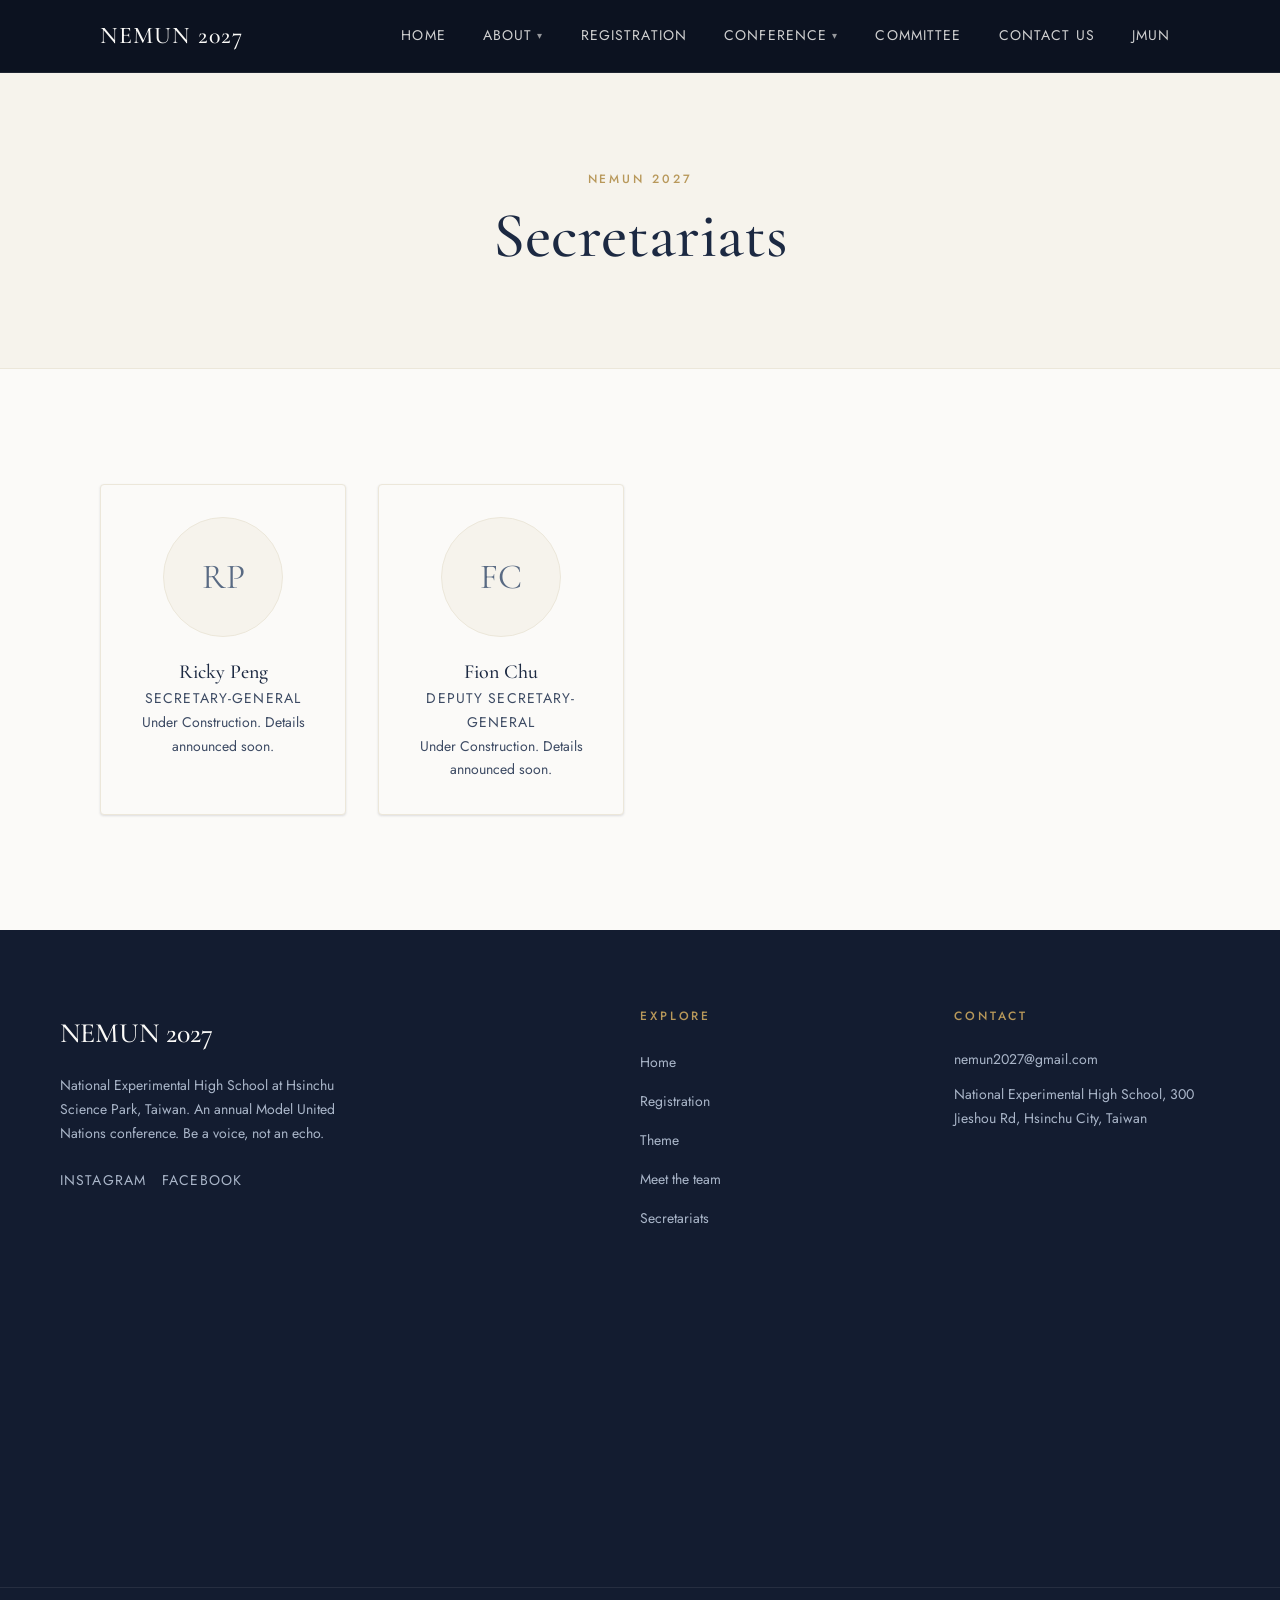
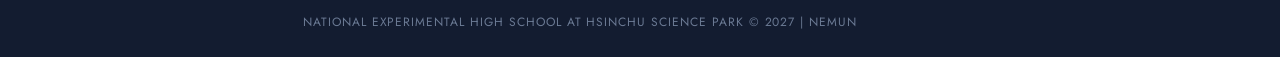
<file: secretariats.html>
<!DOCTYPE html>
<html lang="en">
<head>
  <meta charset="UTF-8">
  <meta name="viewport" content="width=device-width, initial-scale=1.0">
  <title>Secretariats | NEMUN 2027</title>
  <meta name="description" content="The secretariats leading NEMUN 2027.">
  <link rel="icon" href="favicon.png" type="image/png">
  <link rel="preconnect" href="https://fonts.googleapis.com">
  <link rel="preconnect" href="https://fonts.gstatic.com" crossorigin>
  <link href="https://fonts.googleapis.com/css2?family=Cormorant+Garamond:ital,wght@0,400;0,500;0,600;1,400&family=Jost:wght@300;400;500&display=swap" rel="stylesheet">
  <link rel="stylesheet" href="tokens.css">
  <link rel="stylesheet" href="base.css">
  <link rel="stylesheet" href="nav.css">
  <link rel="stylesheet" href="hero.css">
  <link rel="stylesheet" href="sections.css">
  <link rel="stylesheet" href="footer.css">
  <link rel="stylesheet" href="motion.css">
</head>
<body data-page="secretariats.html">

  <div data-site-header></div>

  <main>

    <header class="page-header">
      <div class="container-narrow reveal">
        <p class="eyebrow">NEMUN 2027</p>
        <h1 class="page-title">Secretariats</h1>
      </div>
    </header>

    <section class="section section--cream">
      <div class="container">
        <div class="team-grid reveal-group">
          <article class="team-card card">
            <div class="team-avatar"><span class="avatar-initials">RP</span></div>
            <h3>Ricky Peng</h3>
            <p class="team-role">Secretary-General</p>
            <p class="team-bio">Under Construction. Details announced soon.</p>
          </article>
          <article class="team-card card">
            <div class="team-avatar"><span class="avatar-initials">FC</span></div>
            <h3>Fion Chu</h3>
            <p class="team-role">Deputy Secretary-General</p>
            <p class="team-bio">Under Construction. Details announced soon.</p>
          </article>
        </div>
      </div>
    </section>

  </main>

  <div data-site-footer></div>

  <script src="site.js"></script>
</body>
</html>
</file>
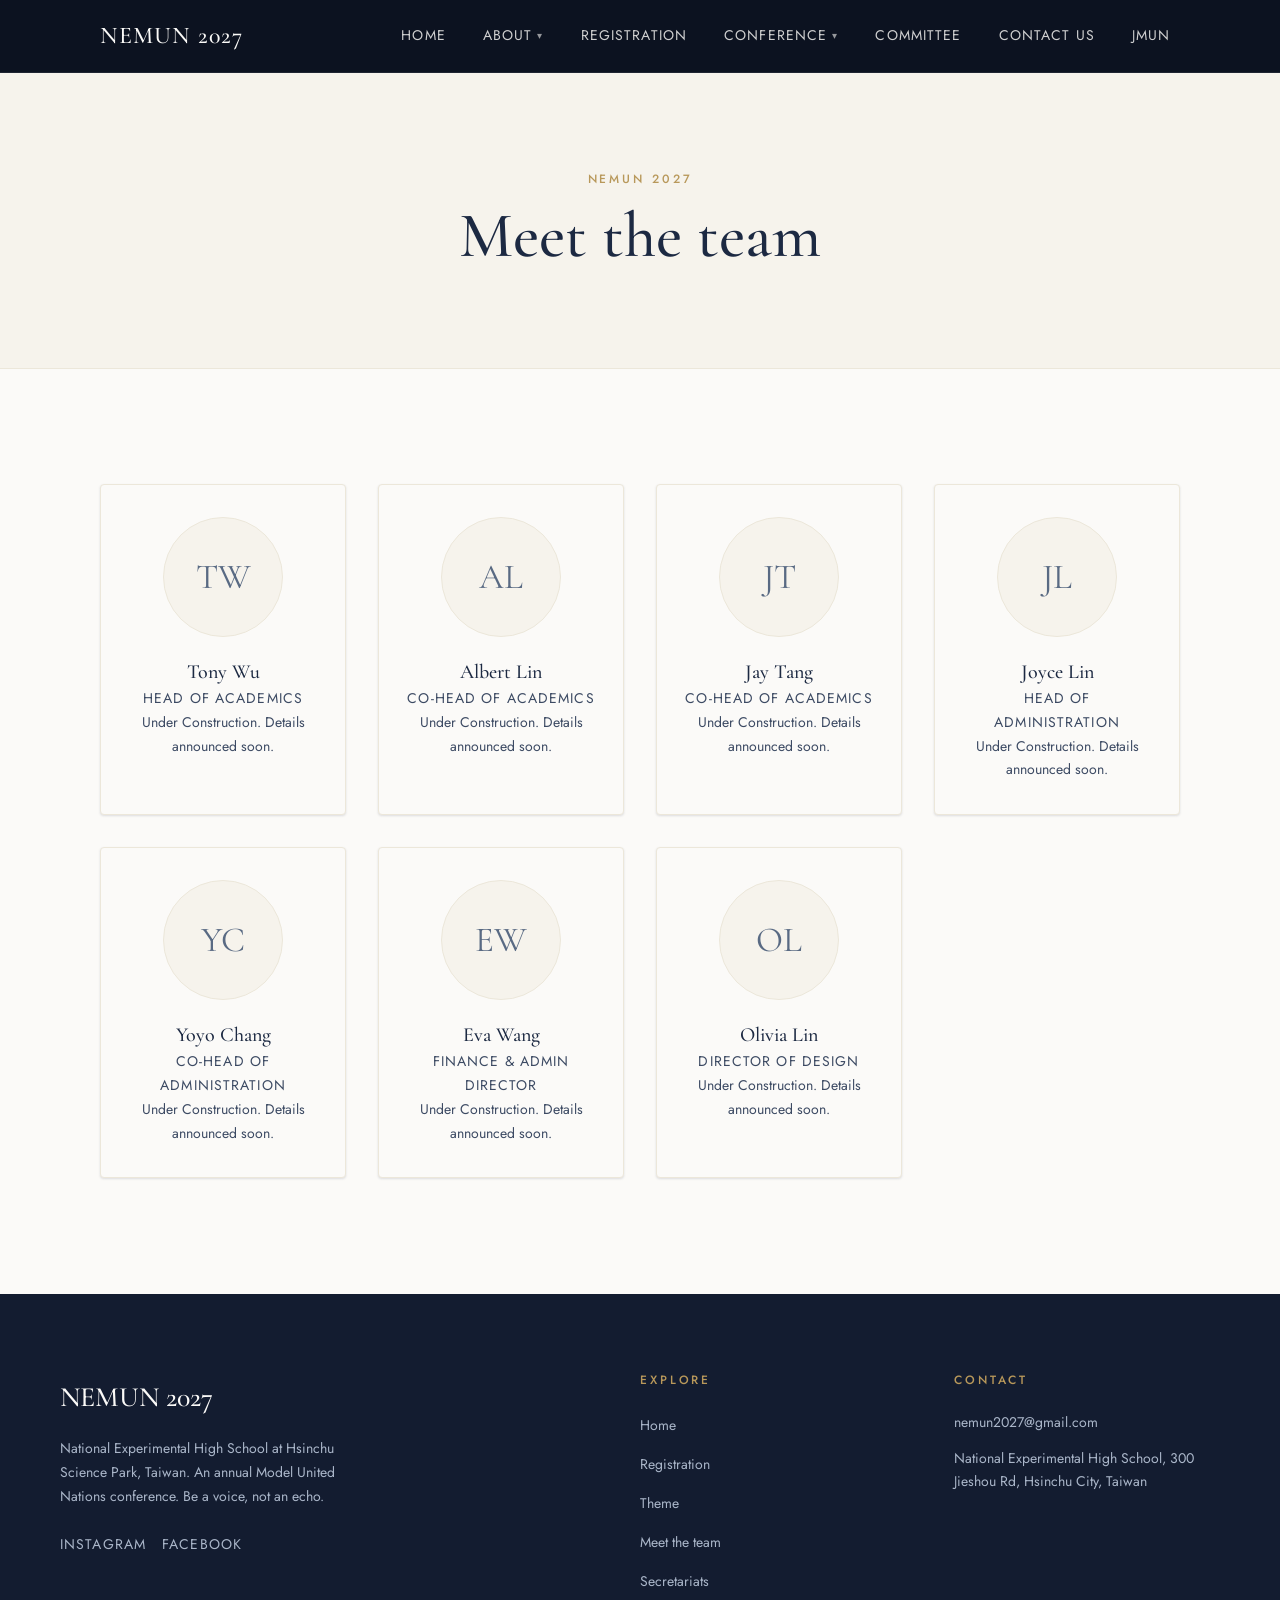
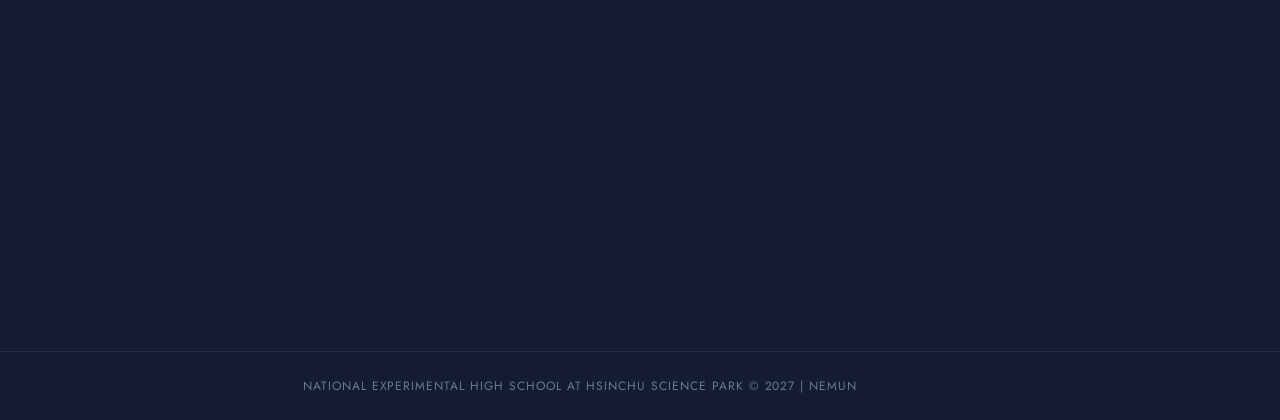
<file: team.html>
<!DOCTYPE html>
<html lang="en">
<head>
  <meta charset="UTF-8">
  <meta name="viewport" content="width=device-width, initial-scale=1.0">
  <title>Meet the team | NEMUN 2027</title>
  <meta name="description" content="Meet the student officers behind NEMUN 2027.">
  <link rel="icon" href="favicon.png" type="image/png">
  <link rel="preconnect" href="https://fonts.googleapis.com">
  <link rel="preconnect" href="https://fonts.gstatic.com" crossorigin>
  <link href="https://fonts.googleapis.com/css2?family=Cormorant+Garamond:ital,wght@0,400;0,500;0,600;1,400&family=Jost:wght@300;400;500&display=swap" rel="stylesheet">
  <link rel="stylesheet" href="tokens.css">
  <link rel="stylesheet" href="base.css">
  <link rel="stylesheet" href="nav.css">
  <link rel="stylesheet" href="hero.css">
  <link rel="stylesheet" href="sections.css">
  <link rel="stylesheet" href="footer.css">
  <link rel="stylesheet" href="motion.css">
</head>
<body data-page="team.html">

  <div data-site-header></div>

  <main>

    <header class="page-header">
      <div class="container-narrow reveal">
        <p class="eyebrow">NEMUN 2027</p>
        <h1 class="page-title">Meet the team</h1>
      </div>
    </header>

    <section class="section section--cream">
      <div class="container">
        <div class="team-grid reveal-group">
          <article class="team-card card">
            <div class="team-avatar"><span class="avatar-initials">TW</span></div>
            <h3>Tony Wu</h3>
            <p class="team-role">Head of Academics</p>
            <p class="team-bio">Under Construction. Details announced soon.</p>
          </article>
          <article class="team-card card">
            <div class="team-avatar"><span class="avatar-initials">AL</span></div>
            <h3>Albert Lin</h3>
            <p class="team-role">Co-Head of Academics</p>
            <p class="team-bio">Under Construction. Details announced soon.</p>
          </article>
          <article class="team-card card">
            <div class="team-avatar"><span class="avatar-initials">JT</span></div>
            <h3>Jay Tang</h3>
            <p class="team-role">Co-Head of Academics</p>
            <p class="team-bio">Under Construction. Details announced soon.</p>
          </article>
          <article class="team-card card">
            <div class="team-avatar"><span class="avatar-initials">JL</span></div>
            <h3>Joyce Lin</h3>
            <p class="team-role">Head of Administration</p>
            <p class="team-bio">Under Construction. Details announced soon.</p>
          </article>
          <article class="team-card card">
            <div class="team-avatar"><span class="avatar-initials">YC</span></div>
            <h3>Yoyo Chang</h3>
            <p class="team-role">Co-Head of Administration</p>
            <p class="team-bio">Under Construction. Details announced soon.</p>
          </article>
          <article class="team-card card">
            <div class="team-avatar"><span class="avatar-initials">EW</span></div>
            <h3>Eva Wang</h3>
            <p class="team-role">Finance &amp; Admin Director</p>
            <p class="team-bio">Under Construction. Details announced soon.</p>
          </article>
          <article class="team-card card">
            <div class="team-avatar"><span class="avatar-initials">OL</span></div>
            <h3>Olivia Lin</h3>
            <p class="team-role">Director of Design</p>
            <p class="team-bio">Under Construction. Details announced soon.</p>
          </article>
        </div>
      </div>
    </section>

  </main>

  <div data-site-footer></div>

  <script src="site.js"></script>
</body>
</html>
</file>
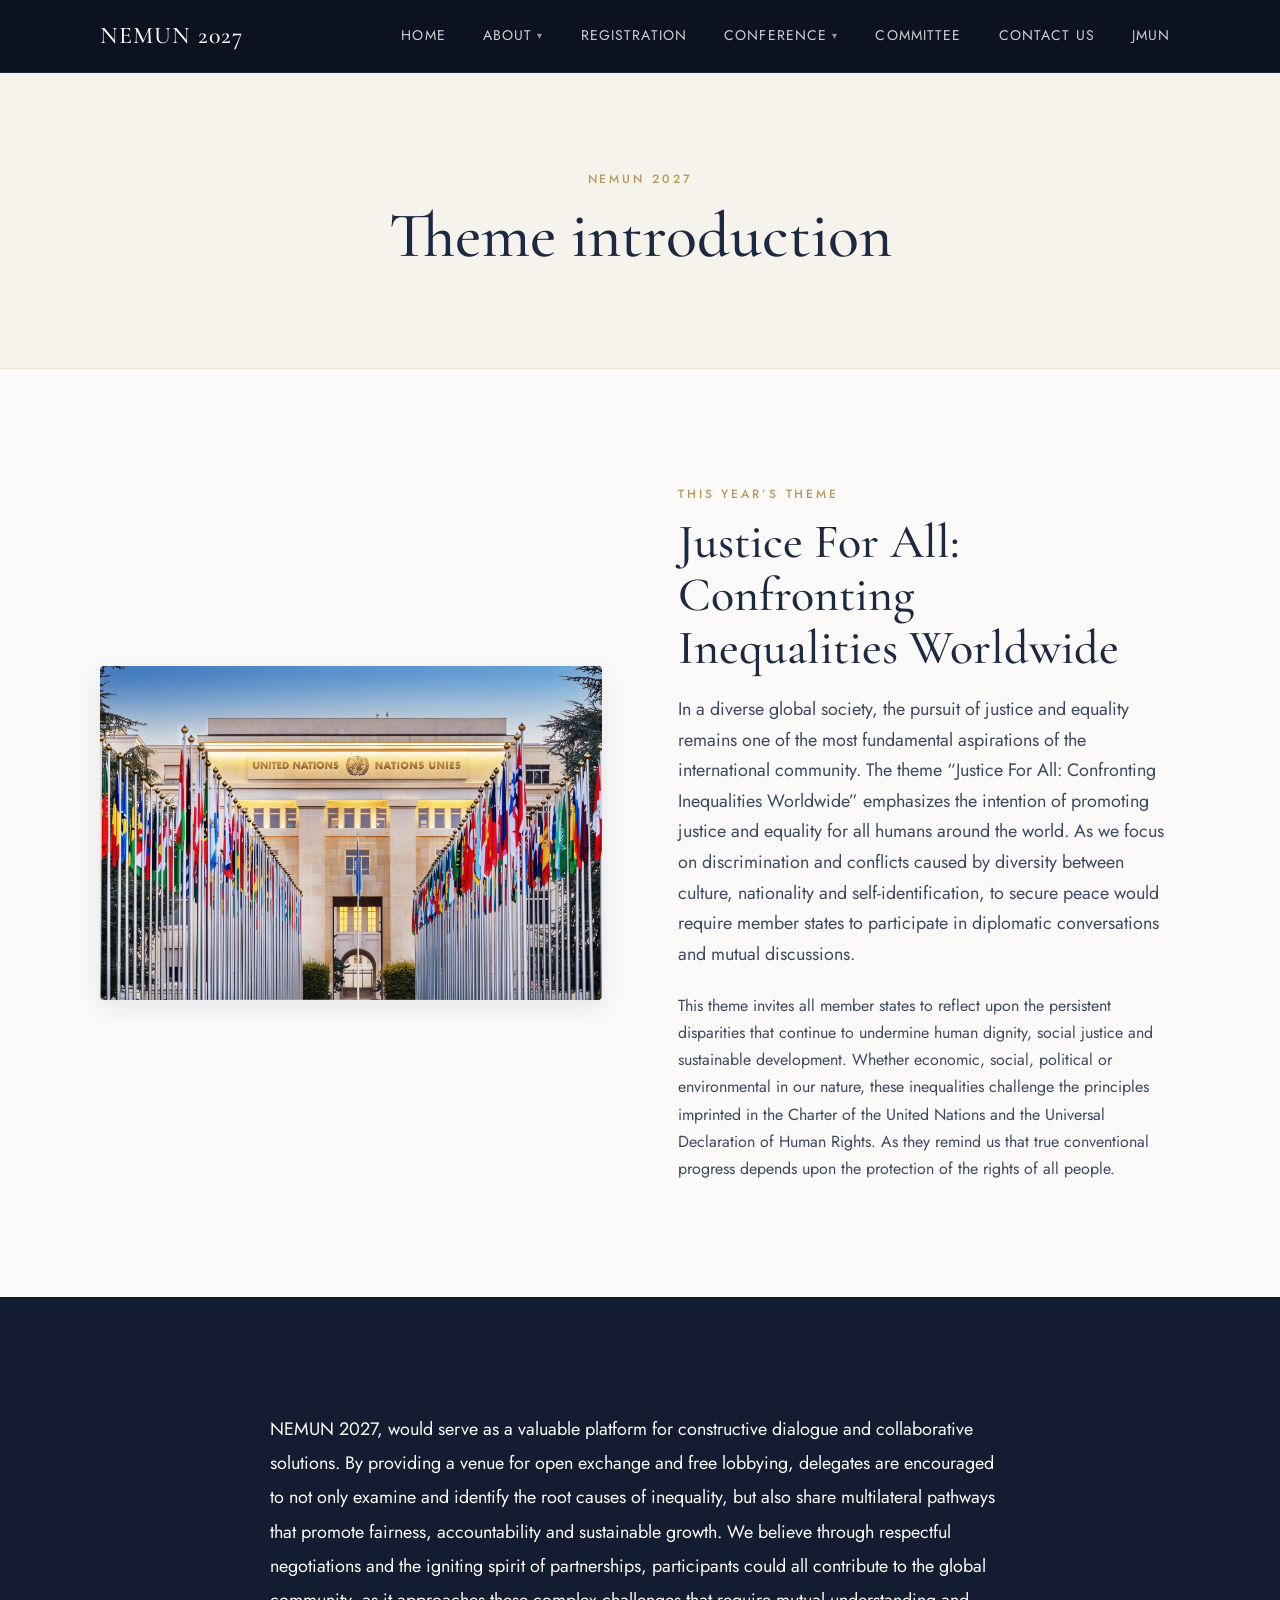
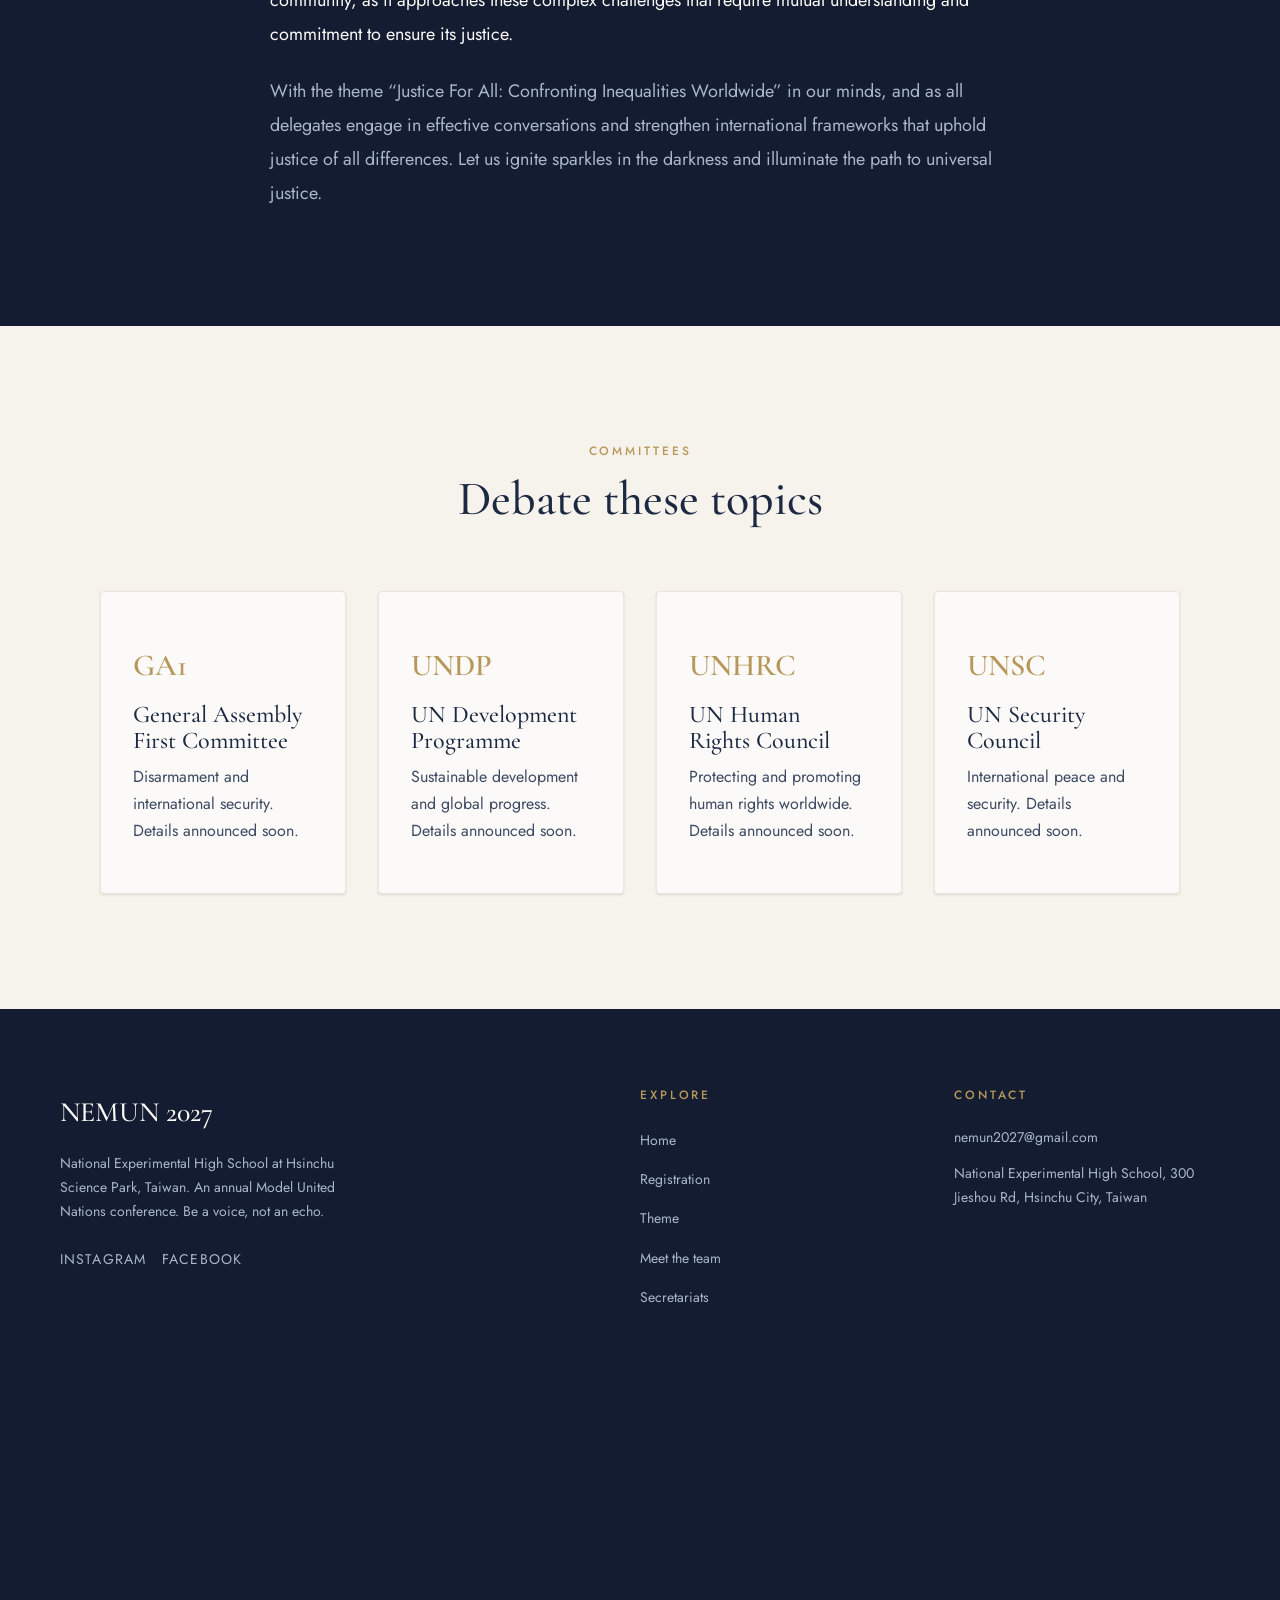
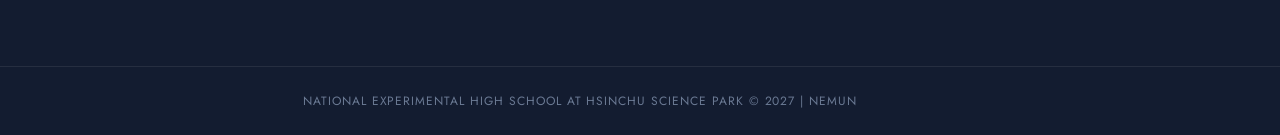
<file: theme-introduction.html>
<!DOCTYPE html>
<html lang="en">
<head>
  <meta charset="UTF-8">
  <meta name="viewport" content="width=device-width, initial-scale=1.0">
  <title>Theme Introduction | NEMUN 2027</title>
  <meta name="description" content="The theme of NEMUN 2027. Be a voice, not an echo.">
  <link rel="icon" href="favicon.png" type="image/png">
  <link rel="preconnect" href="https://fonts.googleapis.com">
  <link rel="preconnect" href="https://fonts.gstatic.com" crossorigin>
  <link href="https://fonts.googleapis.com/css2?family=Cormorant+Garamond:ital,wght@0,400;0,500;0,600;1,400&family=Jost:wght@300;400;500&display=swap" rel="stylesheet">
  <link rel="stylesheet" href="tokens.css">
  <link rel="stylesheet" href="base.css">
  <link rel="stylesheet" href="nav.css">
  <link rel="stylesheet" href="hero.css">
  <link rel="stylesheet" href="sections.css">
  <link rel="stylesheet" href="footer.css">
  <link rel="stylesheet" href="motion.css">
</head>
<body data-page="theme-introduction.html">

  <div data-site-header></div>

  <main>

    <header class="page-header">
      <div class="container-narrow reveal">
        <p class="eyebrow">NEMUN 2027</p>
        <h1 class="page-title">Theme introduction</h1>
      </div>
    </header>

    <section class="section section--cream">
      <div class="container">
        <div class="split">
          <div class="split-media reveal">
            <img src="un-flags-1920.jpg" alt="Flags of the United Nations">
          </div>
          <div class="split-copy reveal">
            <p class="eyebrow">This year&rsquo;s theme</p>
            <h2 class="section-title">Justice For All: Confronting Inequalities Worldwide</h2>
            <p class="lead">In a diverse global society, the pursuit of justice and equality remains one of the most fundamental aspirations of the international community. The theme “Justice For All: Confronting Inequalities Worldwide” emphasizes the intention of promoting justice and equality for all humans around the world. As we focus on discrimination and conflicts caused by diversity between culture, nationality and self-identification, to secure peace would require member states to participate in diplomatic conversations and mutual discussions.</p>
            <p>This theme invites all member states to reflect upon the persistent disparities that continue to undermine human dignity, social justice and sustainable development. Whether economic, social, political or environmental in our nature, these inequalities challenge the principles imprinted in the Charter of the United Nations and the Universal Declaration of Human Rights. As they remind us that true conventional progress depends upon the protection of the rights of all people.</p>
          </div>
        </div>
      </div>
    </section>

    <section class="section section--navy">
      <div class="container-narrow" style="padding-inline:var(--gutter)">
        <div class="prose">
          <div class="reveal">
            <p class="lead" style="color:var(--cream-50)">NEMUN 2027, would serve as a valuable platform for constructive dialogue and collaborative solutions. By providing a venue for open exchange and free lobbying, delegates are encouraged to not only examine and identify the root causes of inequality, but also share multilateral pathways that promote fairness, accountability and sustainable growth. We believe through respectful negotiations and the igniting spirit of partnerships, participants could all contribute to the global community, as it approaches these complex challenges that require mutual understanding and commitment to ensure its justice.</p>
            <p style="color:var(--ink-300)">With the theme “Justice For All: Confronting Inequalities Worldwide” in our minds, and as all delegates engage in effective conversations and strengthen international frameworks that uphold justice of all differences. Let us ignite sparkles in the darkness and illuminate the path to universal justice.</p>
          </div>
        </div>
      </div>
    </section>

    <section class="section section--paper">
      <div class="container">
        <div class="section-head reveal">
          <p class="eyebrow">Committees</p>
          <h2 class="section-title">Debate these topics</h2>
        </div>
        <div class="card-grid card-grid--four reveal-group">
          <article class="card">
            <span class="card-code">GA1</span>
            <h3>General Assembly First Committee</h3>
            <p>Disarmament and international security. Details announced soon.</p>
          </article>
          <article class="card">
            <span class="card-code">UNDP</span>
            <h3>UN Development Programme</h3>
            <p>Sustainable development and global progress. Details announced soon.</p>
          </article>
          <article class="card">
            <span class="card-code">UNHRC</span>
            <h3>UN Human Rights Council</h3>
            <p>Protecting and promoting human rights worldwide. Details announced soon.</p>
          </article>
          <article class="card">
            <span class="card-code">UNSC</span>
            <h3>UN Security Council</h3>
            <p>International peace and security. Details announced soon.</p>
          </article>
        </div>
      </div>
    </section>

  </main>

  <div data-site-footer></div>

  <script src="site.js"></script>
</body>
</html>
</file>
<file: tokens.css>
/* ============================================================
   NEMUN 2027 Design Tokens
   Single source of truth for the whole site.
   Inspired by the 2026 site palette (navy + cream), executed cleanly.
   ============================================================ */

:root {
  /* --- Color: Brand navy scale (2026 navy preserved, deepened) --- */
  --navy-950: #0c1220;
  --navy-900: #131c30;
  --navy-800: #1c2942;
  --navy-700: #283953;
  --navy-600: #36455f;
  --navy-500: #4a5a70;
  --navy-400: #596a83;

  /* --- Color: Ink / text --- */
  --ink-900: #1c2942;   /* primary text */
  --ink-700: #3c4a63;   /* secondary text */
  --ink-500: #6b7a94;   /* muted / meta text */
  --ink-300: #aab6c9;

  /* --- Color: Cream / paper (2026 palette preserved) --- */
  --cream-50:  #fbfaf8;  /* page background */
  --cream-100: #f6f3ec;  /* raised paper */
  --cream-200: #ece7da;  /* hairlines on cream */

  /* --- Color: Accent / light blue (theme-intro echo from 2026) --- */
  --blue-100: #deedf6;
  --blue-200: #c4d8e9;
  --blue-300: #9fbcd4;

  /* --- Color: functional --- */
  --white: #ffffff;
  --gold: #b8985a;          /* restrained accent, used sparingly */
  --gold-soft: rgba(184, 152, 90, 0.14);

  /* --- Typography --- */
  --font-display: "Cormorant Garamond", "Georgia", "Times New Roman", serif;
  --font-body: "Jost", "Helvetica Neue", Arial, sans-serif;

  /* --- Type scale (fluid, mobile-first) --- */
  --text-xs:  0.75rem;
  --text-sm:  0.875rem;
  --text-base: 1rem;
  --text-lg:  1.125rem;
  --text-xl:  1.25rem;
  --text-2xl: 1.5rem;
  --text-3xl: 2rem;
  --text-4xl: 2.5rem;
  --text-5xl: 3.25rem;
  --text-6xl: 4rem;

  --leading-tight: 1.1;
  --leading-snug: 1.35;
  --leading-relaxed: 1.7;
  --leading-loose: 1.9;

  --tracking-wide: 0.08em;
  --tracking-wider: 0.16em;
  --tracking-widest: 0.24em;

  /* --- Spacing scale --- */
  --space-1: 0.25rem;
  --space-2: 0.5rem;
  --space-3: 0.75rem;
  --space-4: 1rem;
  --space-5: 1.5rem;
  --space-6: 2rem;
  --space-8: 3rem;
  --space-10: 4rem;
  --space-12: 5rem;
  --space-16: 8rem;

  /* --- Layout --- */
  --container-max: 1160px;
  --container-narrow: 820px;
  --section-pad: clamp(4rem, 9vw, 8rem);
  --gutter: clamp(1.25rem, 5vw, 2.5rem);

  /* --- Radii (shape lock: sharp + one soft radius for media) --- */
  --radius-sm: 2px;
  --radius-md: 4px;

  /* --- Shadows (tinted, no pure black) --- */
  --shadow-sm: 0 1px 3px rgba(28, 41, 66, 0.08), 0 1px 2px rgba(28, 41, 66, 0.06);
  --shadow-md: 0 6px 24px rgba(28, 41, 66, 0.10);
  --shadow-lg: 0 16px 48px rgba(28, 41, 66, 0.16);

  /* --- Motion --- */
  --ease-out: cubic-bezier(0.16, 1, 0.3, 1);
  --ease-in-out: cubic-bezier(0.65, 0, 0.35, 1);
  --dur-1: 180ms;
  --dur-2: 320ms;
  --dur-3: 600ms;
  --dur-4: 900ms;

  /* --- Nav --- */
  --nav-h: 72px;
}
</file>
<file: base.css>
/* ============================================================
   Base reset + global typography
   ============================================================ */

*, *::before, *::after {
  box-sizing: border-box;
}

html {
  scroll-behavior: smooth;
  scroll-padding-top: calc(var(--nav-h) + 16px);
  -webkit-text-size-adjust: 100%;
}

body {
  margin: 0;
  font-family: var(--font-body);
  font-size: var(--text-base);
  line-height: var(--leading-relaxed);
  color: var(--ink-700);
  background-color: var(--cream-50);
  -webkit-font-smoothing: antialiased;
  text-rendering: optimizeLegibility;
}

img, picture, video, svg {
  display: block;
  max-width: 100%;
  height: auto;
}

h1, h2, h3, h4 {
  font-family: var(--font-display);
  font-weight: 500;
  color: var(--ink-900);
  line-height: var(--leading-tight);
  margin: 0 0 0.6em;
  text-wrap: balance;
}

p {
  margin: 0 0 1.25em;
}

a {
  color: var(--navy-700);
  text-decoration: none;
  transition: color var(--dur-1) var(--ease-out);
}

a:hover {
  color: var(--navy-900);
}

::selection {
  background: var(--navy-800);
  color: var(--cream-50);
}

:focus-visible {
  outline: 2px solid var(--gold);
  outline-offset: 3px;
}

/* --- Utilities --- */
.container {
  width: 100%;
  max-width: var(--container-max);
  margin-inline: auto;
  padding-inline: var(--gutter);
}

.container-narrow {
  max-width: var(--container-narrow);
  margin-inline: auto;
}

.eyebrow {
  font-family: var(--font-body);
  font-size: var(--text-xs);
  font-weight: 500;
  letter-spacing: var(--tracking-widest);
  text-transform: uppercase;
  color: var(--gold);
  margin: 0 0 0.75rem;
}

.section-title {
  font-size: clamp(2rem, 4vw, 3rem);
  margin-bottom: 0.4em;
}

.lead {
  font-size: var(--text-lg);
  color: var(--ink-700);
  line-height: var(--leading-relaxed);
}

.meta {
  font-size: var(--text-sm);
  letter-spacing: var(--tracking-wide);
  text-transform: uppercase;
  color: var(--ink-500);
}

.divider {
  border: 0;
  height: 1px;
  background: var(--cream-200);
  margin: 0;
}

@media (prefers-reduced-motion: reduce) {
  html {
    scroll-behavior: auto;
  }
  *, *::before, *::after {
    animation-duration: 0.01ms !important;
    animation-iteration-count: 1 !important;
    transition-duration: 0.01ms !important;
  }
}
</file>
<file: nav.css>
/* ============================================================
   Site header + navigation (injected by site.js)
   ============================================================ */

.site-header {
  position: sticky;
  top: 0;
  z-index: 50;
  background: var(--navy-950);
  border-bottom: 1px solid rgba(251, 250, 248, 0.08);
}

.nav {
  height: var(--nav-h);
  display: flex;
  align-items: center;
  justify-content: space-between;
  gap: var(--space-6);
}

.brand {
  font-family: var(--font-display);
  font-size: 1.5rem;
  font-weight: 500;
  letter-spacing: 0.04em;
  color: var(--cream-50);
  white-space: nowrap;
  line-height: 1;
}

.brand:hover {
  color: var(--cream-50);
}

.nav-links {
  display: flex;
  align-items: center;
  gap: clamp(0.25rem, 1.4vw, 1.25rem);
  margin: 0;
  padding: 0;
  list-style: none;
}

.nav-links > li {
  position: relative;
}

.nav-links a {
  display: inline-flex;
  align-items: center;
  gap: 0.35em;
  padding: 0.55rem 0.6rem;
  font-family: var(--font-body);
  font-size: var(--text-sm);
  font-weight: 400;
  letter-spacing: var(--tracking-wide);
  text-transform: uppercase;
  color: rgba(251, 250, 248, 0.82);
  white-space: nowrap;
}

.nav-links a:hover,
.nav-links a[aria-current="page"] {
  color: var(--cream-50);
}

.nav-links a[aria-current="page"]::after {
  content: "";
  position: absolute;
  left: 0.6rem;
  right: 0.6rem;
  bottom: 0.1rem;
  height: 1px;
  background: var(--gold);
}

.nav-links .caret {
  font-size: 0.6rem;
  opacity: 0.7;
}

/* Dropdown */
.dropdown {
  position: absolute;
  top: calc(100% + 0px);
  left: 0;
  min-width: 220px;
  padding: 0.5rem 0;
  background: var(--navy-900);
  border: 1px solid rgba(251, 250, 248, 0.08);
  border-top: 2px solid var(--gold);
  box-shadow: var(--shadow-lg);
  opacity: 0;
  visibility: hidden;
  transform: translateY(8px);
  transition:
    opacity var(--dur-2) var(--ease-out),
    transform var(--dur-2) var(--ease-out),
    visibility var(--dur-2);
}

.nav-item--dropdown:hover .dropdown,
.nav-item--dropdown:focus-within .dropdown {
  opacity: 1;
  visibility: visible;
  transform: translateY(0);
}

.dropdown a {
  display: block;
  width: 100%;
  padding: 0.6rem 1.1rem;
  font-family: var(--font-body);
  font-size: var(--text-sm);
  letter-spacing: var(--tracking-wide);
  text-transform: uppercase;
  color: rgba(251, 250, 248, 0.75);
  white-space: normal;
}

.dropdown a:hover,
.dropdown a[aria-current="page"] {
  color: var(--cream-50);
  background: rgba(251, 250, 248, 0.06);
}

.dropdown a[aria-current="page"]::after {
  display: none;
}

/* Nav toggle (mobile) */
.nav-toggle {
  display: none;
  flex-direction: column;
  justify-content: center;
  gap: 6px;
  width: 44px;
  height: 44px;
  padding: 10px;
  background: transparent;
  border: 0;
  cursor: pointer;
}

.nav-toggle span {
  display: block;
  height: 2px;
  width: 100%;
  background: var(--cream-50);
  transition: transform var(--dur-2) var(--ease-out), opacity var(--dur-2);
}

body.nav-open .nav-toggle span:nth-child(1) {
  transform: translateY(8px) rotate(45deg);
}

body.nav-open .nav-toggle span:nth-child(2) {
  opacity: 0;
}

body.nav-open .nav-toggle span:nth-child(3) {
  transform: translateY(-8px) rotate(-45deg);
}

/* --- Mobile nav panel --- */
@media (max-width: 900px) {
  .nav-toggle {
    display: flex;
  }

  .nav-links {
    position: fixed;
    inset: var(--nav-h) 0 auto 0;
    flex-direction: column;
    align-items: stretch;
    gap: 0;
    padding: 1rem var(--gutter) 2rem;
    background: var(--navy-950);
    border-bottom: 1px solid rgba(251, 250, 248, 0.08);
    box-shadow: var(--shadow-lg);
    max-height: 0;
    overflow: hidden;
    opacity: 0;
    transition: max-height var(--dur-3) var(--ease-in-out), opacity var(--dur-2);
  }

  body.nav-open .nav-links {
    max-height: 80vh;
    opacity: 1;
    overflow-y: auto;
  }

  .nav-links > li {
    width: 100%;
  }

  .nav-links > li > a {
    width: 100%;
    justify-content: space-between;
    padding: 0.9rem 0;
    border-bottom: 1px solid rgba(251, 250, 248, 0.06);
    font-size: var(--text-base);
  }

  .nav-links a[aria-current="page"]::after {
    display: none;
  }

  .dropdown {
    position: static;
    min-width: 0;
    opacity: 1;
    visibility: visible;
    transform: none;
    background: transparent;
    border: 0;
    border-top: 0;
    box-shadow: none;
    padding: 0 0 0 0.5rem;
    max-height: 0;
    overflow: hidden;
    transition: max-height var(--dur-3) var(--ease-in-out);
  }

  .nav-item--dropdown.is-open .dropdown,
  .nav-item--dropdown:focus-within .dropdown {
    max-height: 400px;
  }

  .dropdown a {
    padding: 0.7rem 0.75rem;
    border-bottom: 1px solid rgba(251, 250, 248, 0.05);
  }
}
</file>
<file: hero.css>
/* ============================================================
   Hero (home)
   ============================================================ */

.hero {
  position: relative;
  display: flex;
  align-items: center;
  justify-content: center;
  min-height: min(78vh, 720px);
  padding: var(--space-12) 0;
  background-color: var(--navy-900);
  background-image: linear-gradient(180deg, rgba(12, 18, 32, 0.92), rgba(12, 18, 32, 0.82)),
    url("hero-texture.png");
  background-size: cover;
  background-position: center;
  color: var(--cream-50);
  text-align: center;
  overflow: hidden;
}

.hero::after {
  content: "";
  position: absolute;
  inset: 0;
  background: radial-gradient(60% 50% at 50% 100%, rgba(184, 152, 90, 0.10), transparent 70%);
  pointer-events: none;
}

.hero-inner {
  position: relative;
  z-index: 1;
  max-width: 780px;
  padding-inline: var(--gutter);
}

.hero-meta {
  font-family: var(--font-body);
  font-size: var(--text-sm);
  font-weight: 400;
  letter-spacing: var(--tracking-widest);
  text-transform: uppercase;
  color: rgba(251, 250, 248, 0.75);
  margin: 0 0 var(--space-4);
  display: flex;
  align-items: center;
  justify-content: center;
  gap: 1em;
}

.hero-meta .meta-sep {
  color: var(--gold);
}

.hero-title {
  font-family: var(--font-display);
  font-size: clamp(3rem, 10vw, 6.5rem);
  font-weight: 500;
  letter-spacing: 0.06em;
  line-height: 1;
  color: var(--cream-50);
  margin: 0 0 var(--space-3);
}

.hero-tagline {
  font-family: var(--font-display);
  font-style: italic;
  font-size: clamp(1.1rem, 3vw, 1.5rem);
  letter-spacing: var(--tracking-wider);
  color: rgba(251, 250, 248, 0.9);
  margin: 0 0 var(--space-8);
}

.hero-rule {
  width: 56px;
  height: 1px;
  border: 0;
  background: var(--gold);
  margin: 0 auto var(--space-6);
}

/* Page header (interior pages): smaller, cream, hairline bottom */
.page-header {
  padding: clamp(3.5rem, 8vw, 6rem) 0;
  background: var(--cream-100);
  border-bottom: 1px solid var(--cream-200);
  text-align: center;
}

.page-header .container-narrow {
  padding-inline: var(--gutter);
}

.page-title {
  font-size: clamp(2.5rem, 6vw, 4rem);
  margin: 0;
}

@media (max-width: 640px) {
  .hero {
    min-height: 68vh;
  }
  .hero-meta {
    flex-wrap: wrap;
    gap: 0.35em;
    line-height: 1.8;
  }
}
</file>
<file: sections.css>
/* ============================================================
   Content sections, cards, timeline, buttons
   ============================================================ */

.section {
  padding-block: var(--section-pad);
}

.section--cream {
  background: var(--cream-50);
}

.section--paper {
  background: var(--cream-100);
}

.section--navy {
  background: var(--navy-900);
  color: var(--ink-300);
}

.section--navy .section-title,
.section--navy h2,
.section--navy h3 {
  color: var(--cream-50);
}

.section-head {
  max-width: 640px;
  margin: 0 auto var(--space-10);
  text-align: center;
}

.section--navy .section-head .lead {
  color: rgba(251, 250, 248, 0.78);
}

.section--navy .eyebrow {
  color: var(--gold);
}

/* Split / two-column content */
.split {
  display: grid;
  grid-template-columns: 1fr 1fr;
  gap: clamp(2rem, 6vw, 5rem);
  align-items: center;
}

.split--flip .split-media {
  order: 2;
}

.split-copy p:last-child {
  margin-bottom: 0;
}

.split-media {
  position: relative;
  border-radius: var(--radius-md);
  overflow: hidden;
  box-shadow: var(--shadow-md);
}

/* --- Buttons --- */
.btn {
  display: inline-flex;
  align-items: center;
  justify-content: center;
  gap: 0.5em;
  padding: 0.85rem 1.9rem;
  font-family: var(--font-body);
  font-size: var(--text-sm);
  font-weight: 500;
  letter-spacing: var(--tracking-wide);
  text-transform: uppercase;
  text-decoration: none;
  border-radius: var(--radius-sm);
  border: 1px solid transparent;
  cursor: pointer;
  transition:
    background-color var(--dur-2) var(--ease-out),
    color var(--dur-2) var(--ease-out),
    border-color var(--dur-2) var(--ease-out),
    transform var(--dur-2) var(--ease-out),
    box-shadow var(--dur-2) var(--ease-out);
}

.btn--primary {
  background: var(--navy-800);
  color: var(--cream-50);
}

.btn--primary:hover {
  background: var(--navy-700);
  color: var(--cream-50);
  transform: translateY(-2px);
  box-shadow: var(--shadow-md);
}

.btn--gold {
  background: var(--gold);
  color: var(--navy-950);
}

.btn--gold:hover {
  background: #c9a968;
  color: var(--navy-950);
  transform: translateY(-2px);
  box-shadow: var(--shadow-md);
}

.btn--outline {
  border-color: var(--navy-400);
  color: var(--navy-800);
  background: transparent;
}

.btn--outline:hover {
  border-color: var(--navy-800);
  background: var(--navy-800);
  color: var(--cream-50);
  transform: translateY(-2px);
}

.btn--outline-light {
  border-color: rgba(251, 250, 248, 0.5);
  color: var(--cream-50);
  background: transparent;
}

.btn--outline-light:hover {
  border-color: var(--cream-50);
  background: var(--cream-50);
  color: var(--navy-900);
  transform: translateY(-2px);
}

.btn-row {
  display: flex;
  flex-wrap: wrap;
  gap: var(--space-4);
  align-items: center;
}

.section--navy .btn-row,
.btn-row--center {
  justify-content: center;
}

/* --- Card grid --- */
.card-grid {
  display: grid;
  grid-template-columns: repeat(auto-fit, minmax(280px, 1fr));
  gap: var(--space-6);
}

.card-grid--four {
  grid-template-columns: repeat(4, minmax(0, 1fr));
}

@media (max-width: 900px) {
  .card-grid--four {
    grid-template-columns: repeat(2, minmax(0, 1fr));
  }
}

@media (max-width: 560px) {
  .card-grid--four {
    grid-template-columns: 1fr;
  }
}

.card {
  position: relative;
  background: var(--cream-50);
  border: 1px solid var(--cream-200);
  border-radius: var(--radius-md);
  padding: var(--space-8) var(--space-6);
  box-shadow: var(--shadow-sm);
  transition:
    transform var(--dur-3) var(--ease-out),
    box-shadow var(--dur-3) var(--ease-out),
    border-color var(--dur-2);
}

.card:hover {
  transform: translateY(-6px);
  box-shadow: var(--shadow-md);
  border-color: var(--blue-200);
}

.card h3 {
  font-size: var(--text-2xl);
  margin-bottom: 0.35em;
}

.card p {
  margin-bottom: 0;
  color: var(--ink-700);
}

.card .card-code {
  font-family: var(--font-display);
  font-size: 1.9rem;
  font-weight: 600;
  color: var(--gold);
  display: block;
  margin-bottom: 0.35em;
}

.card .card-tag {
  font-family: var(--font-body);
  font-size: var(--text-xs);
  font-weight: 500;
  letter-spacing: var(--tracking-widest);
  text-transform: uppercase;
  color: var(--ink-500);
  display: block;
  margin-bottom: 0.6em;
}

/* --- Timeline (important dates) --- */
.timeline {
  position: relative;
  max-width: 680px;
  margin: 0 auto;
}

.timeline::before {
  content: "";
  position: absolute;
  left: 0;
  top: 0.4em;
  bottom: 0.4em;
  width: 1px;
  background: var(--cream-200);
}

.timeline-item {
  position: relative;
  padding: 0 0 var(--space-8) var(--space-8);
}

.timeline-item:last-child {
  padding-bottom: 0;
}

.timeline-item::before {
  content: "";
  position: absolute;
  left: -4px;
  top: 0.55em;
  width: 9px;
  height: 9px;
  border-radius: 50%;
  background: var(--gold);
  border: 2px solid var(--cream-50);
}

.timeline-item time {
  font-family: var(--font-body);
  font-size: var(--text-xs);
  font-weight: 500;
  letter-spacing: var(--tracking-widest);
  text-transform: uppercase;
  color: var(--gold);
}

.timeline-item h4 {
  font-size: var(--text-xl);
  margin: 0.25rem 0 0.4rem;
}

.timeline-item p {
  margin: 0;
  color: var(--ink-700);
}

/* --- Team cards --- */
.team-grid {
  display: grid;
  grid-template-columns: repeat(auto-fill, minmax(240px, 1fr));
  gap: var(--space-6);
}

.team-card {
  text-align: center;
  padding: var(--space-6) var(--space-5);
}

.team-avatar {
  width: 120px;
  height: 120px;
  margin: 0 auto var(--space-5);
  border-radius: 50%;
  background: var(--cream-100);
  border: 1px solid var(--cream-200);
  overflow: hidden;
  display: flex;
  align-items: center;
  justify-content: center;
}

.team-avatar img {
  width: 100%;
  height: 100%;
  object-fit: cover;
}

.team-avatar .avatar-initials {
  font-family: var(--font-display);
  font-size: 2.2rem;
  color: var(--navy-400);
}

.team-card h3 {
  font-size: var(--text-xl);
  margin-bottom: 0.25rem;
}

.team-role {
  font-size: var(--text-sm);
  letter-spacing: var(--tracking-wide);
  text-transform: uppercase;
  color: var(--gold);
  margin-bottom: var(--space-4);
}

.team-bio {
  font-size: var(--text-sm);
  line-height: var(--leading-relaxed);
  color: var(--ink-700);
  margin: 0;
}

/* --- Rich text prose --- */
.prose {
  max-width: var(--container-narrow);
  margin-inline: auto;
}

.prose p {
  font-size: var(--text-lg);
  line-height: var(--leading-loose);
  color: var(--ink-700);
}

.prose p:last-child {
  margin-bottom: 0;
}

@media (max-width: 760px) {
  .split {
    grid-template-columns: 1fr;
  }
  .split--flip .split-media {
    order: 0;
  }
}
</file>
<file: footer.css>
/* ============================================================
   Site footer (injected by site.js)
   ============================================================ */

.site-footer {
  background: var(--navy-900);
  color: var(--ink-300);
}

.footer-top {
  padding: var(--space-12) 0 var(--space-8);
}

.footer-grid {
  display: grid;
  grid-template-columns: 2fr 1fr 1fr;
  gap: var(--space-8);
}

.footer-brand {
  font-family: var(--font-display);
  font-size: 1.75rem;
  font-weight: 500;
  color: var(--cream-50);
  display: block;
  margin-bottom: var(--space-4);
}

.footer-brand:hover {
  color: var(--cream-50);
}

.footer-blurb {
  max-width: 320px;
  font-size: var(--text-sm);
  line-height: var(--leading-relaxed);
  color: var(--ink-300);
  margin-bottom: var(--space-5);
}

.footer-heading {
  font-family: var(--font-body);
  font-size: var(--text-xs);
  font-weight: 500;
  letter-spacing: var(--tracking-widest);
  text-transform: uppercase;
  color: var(--gold);
  margin: 0 0 var(--space-5);
}

.footer-links {
  list-style: none;
  margin: 0;
  padding: 0;
  display: grid;
  gap: 0.75rem;
}

.footer-links a {
  color: var(--ink-300);
  font-size: var(--text-sm);
}

.footer-links a:hover {
  color: var(--cream-50);
}

.footer-contact {
  display: grid;
  gap: 0.75rem;
  font-size: var(--text-sm);
  color: var(--ink-300);
  margin: 0;
}

.footer-contact a {
  color: var(--ink-300);
}

.footer-contact a:hover {
  color: var(--cream-50);
}

.footer-contact .contact-line {
  display: flex;
  gap: 0.6em;
  align-items: baseline;
}

.footer-socials {
  display: flex;
  gap: var(--space-4);
  margin-top: var(--space-4);
}

.footer-socials a {
  color: var(--ink-300);
  font-size: var(--text-sm);
  letter-spacing: var(--tracking-wide);
  text-transform: uppercase;
}

.footer-socials a:hover {
  color: var(--cream-50);
}

.footer-map {
  margin-top: var(--space-8);
}

.footer-map iframe {
  width: 100%;
  height: 260px;
  border: 0;
  border-radius: var(--radius-md);
  display: block;
  filter: grayscale(0.6) contrast(1.05);
}

.footer-socket {
  padding: var(--space-5) 0;
  border-top: 1px solid rgba(251, 250, 248, 0.08);
  text-align: center;
}

.footer-socket p {
  margin: 0;
  font-size: var(--text-xs);
  letter-spacing: var(--tracking-wide);
  text-transform: uppercase;
  color: var(--ink-500);
}

@media (max-width: 860px) {
  .footer-grid {
    grid-template-columns: 1fr;
    gap: var(--space-8);
  }
}
</file>
<file: motion.css>
/* ============================================================
   Motion: restrained scroll reveals + hover micro-interactions
   Elements start hidden, JS adds .is-visible when in view.
   Honours prefers-reduced-motion.
   ============================================================ */

@media (prefers-reduced-motion: no-preference) {
  .js .reveal {
    opacity: 0;
    transform: translateY(24px);
    transition:
      opacity var(--dur-4) var(--ease-out),
      transform var(--dur-4) var(--ease-out);
    will-change: opacity, transform;
  }

  .js .reveal.is-visible {
    opacity: 1;
    transform: none;
  }

  /* Staggered children */
  .js .reveal-group > * {
    opacity: 0;
    transform: translateY(20px);
    transition:
      opacity var(--dur-4) var(--ease-out),
      transform var(--dur-4) var(--ease-out);
  }

  .js .reveal-group.is-visible > * {
    opacity: 1;
    transform: none;
  }

  .reveal-group > *:nth-child(2) { transition-delay: 90ms; }
  .reveal-group > *:nth-child(3) { transition-delay: 180ms; }
  .reveal-group > *:nth-child(4) { transition-delay: 270ms; }
  .reveal-group > *:nth-child(5) { transition-delay: 360ms; }
  .reveal-group > *:nth-child(6) { transition-delay: 450ms; }

  /* Icon / arrow nudge on CTA hover */
  .btn .btn-arrow {
    transition: transform var(--dur-2) var(--ease-out);
  }

  .btn:hover .btn-arrow {
    transform: translateX(4px);
  }
}
</file>
